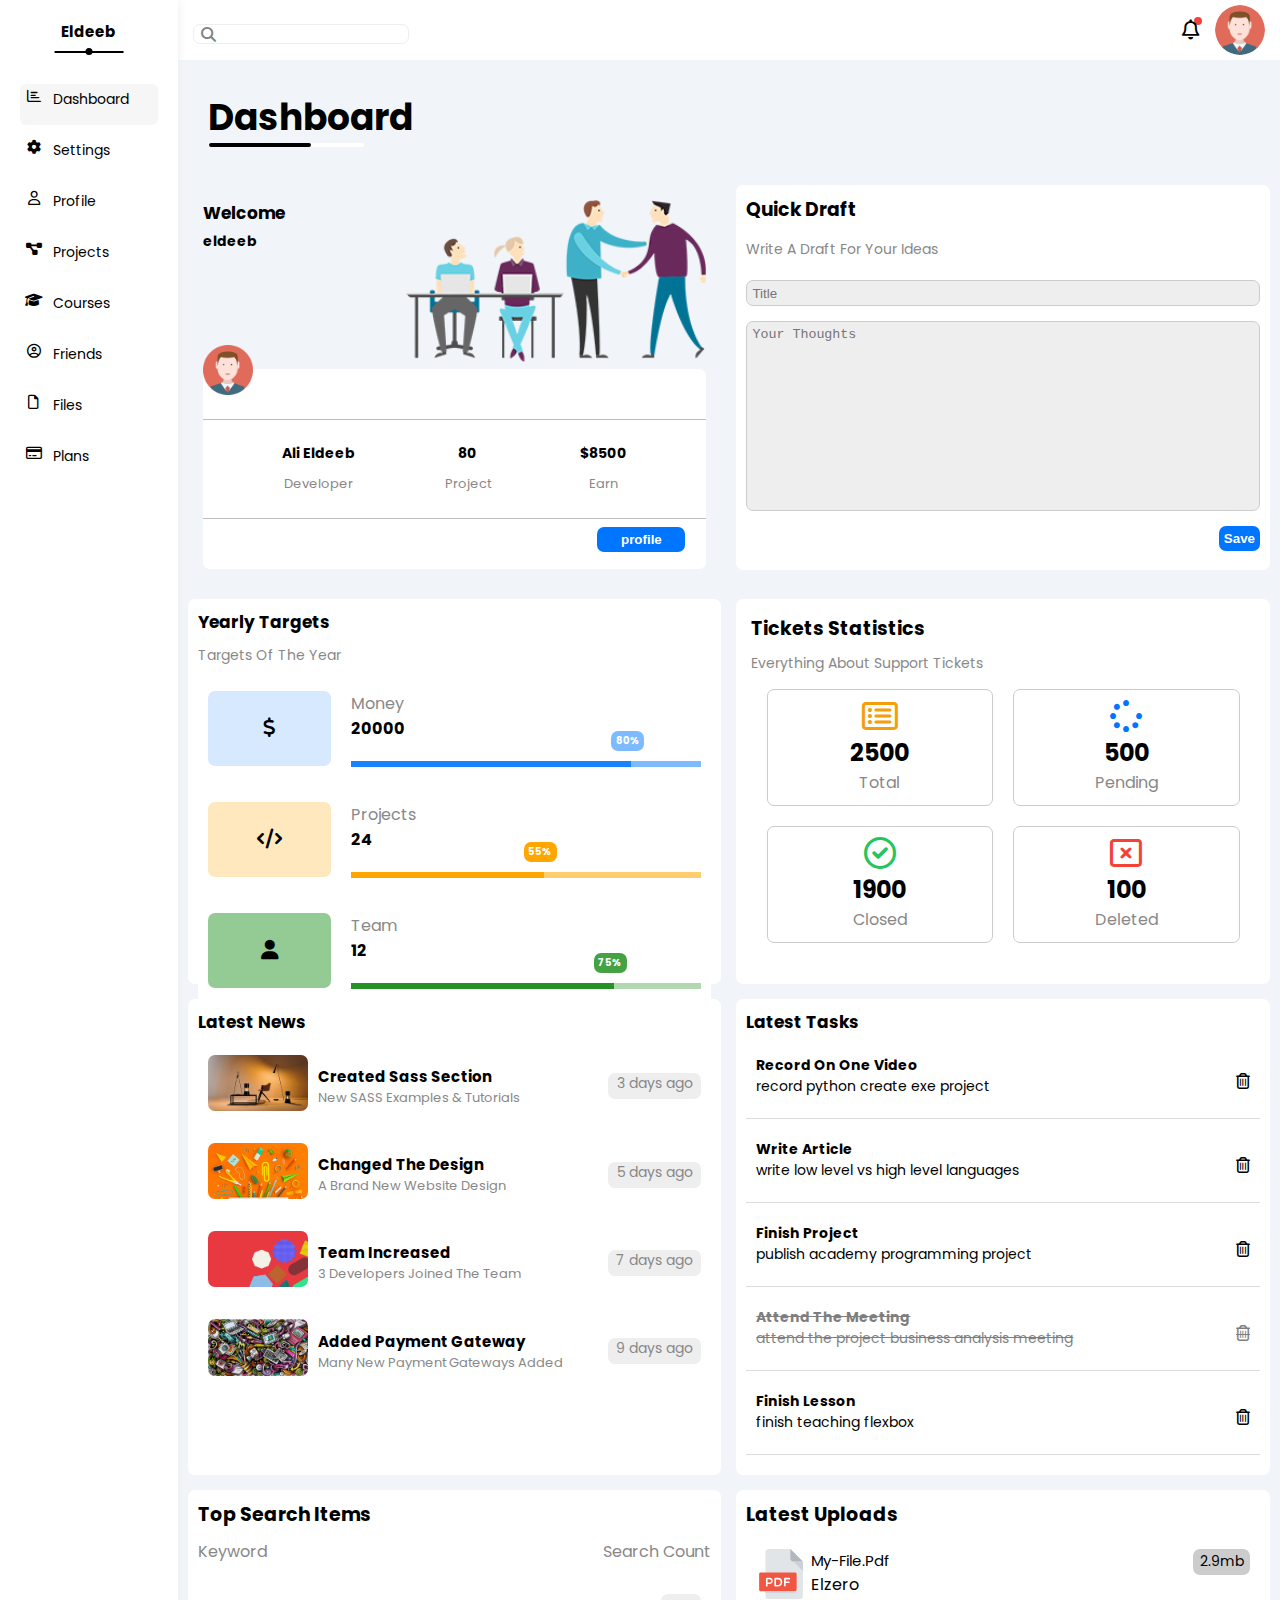
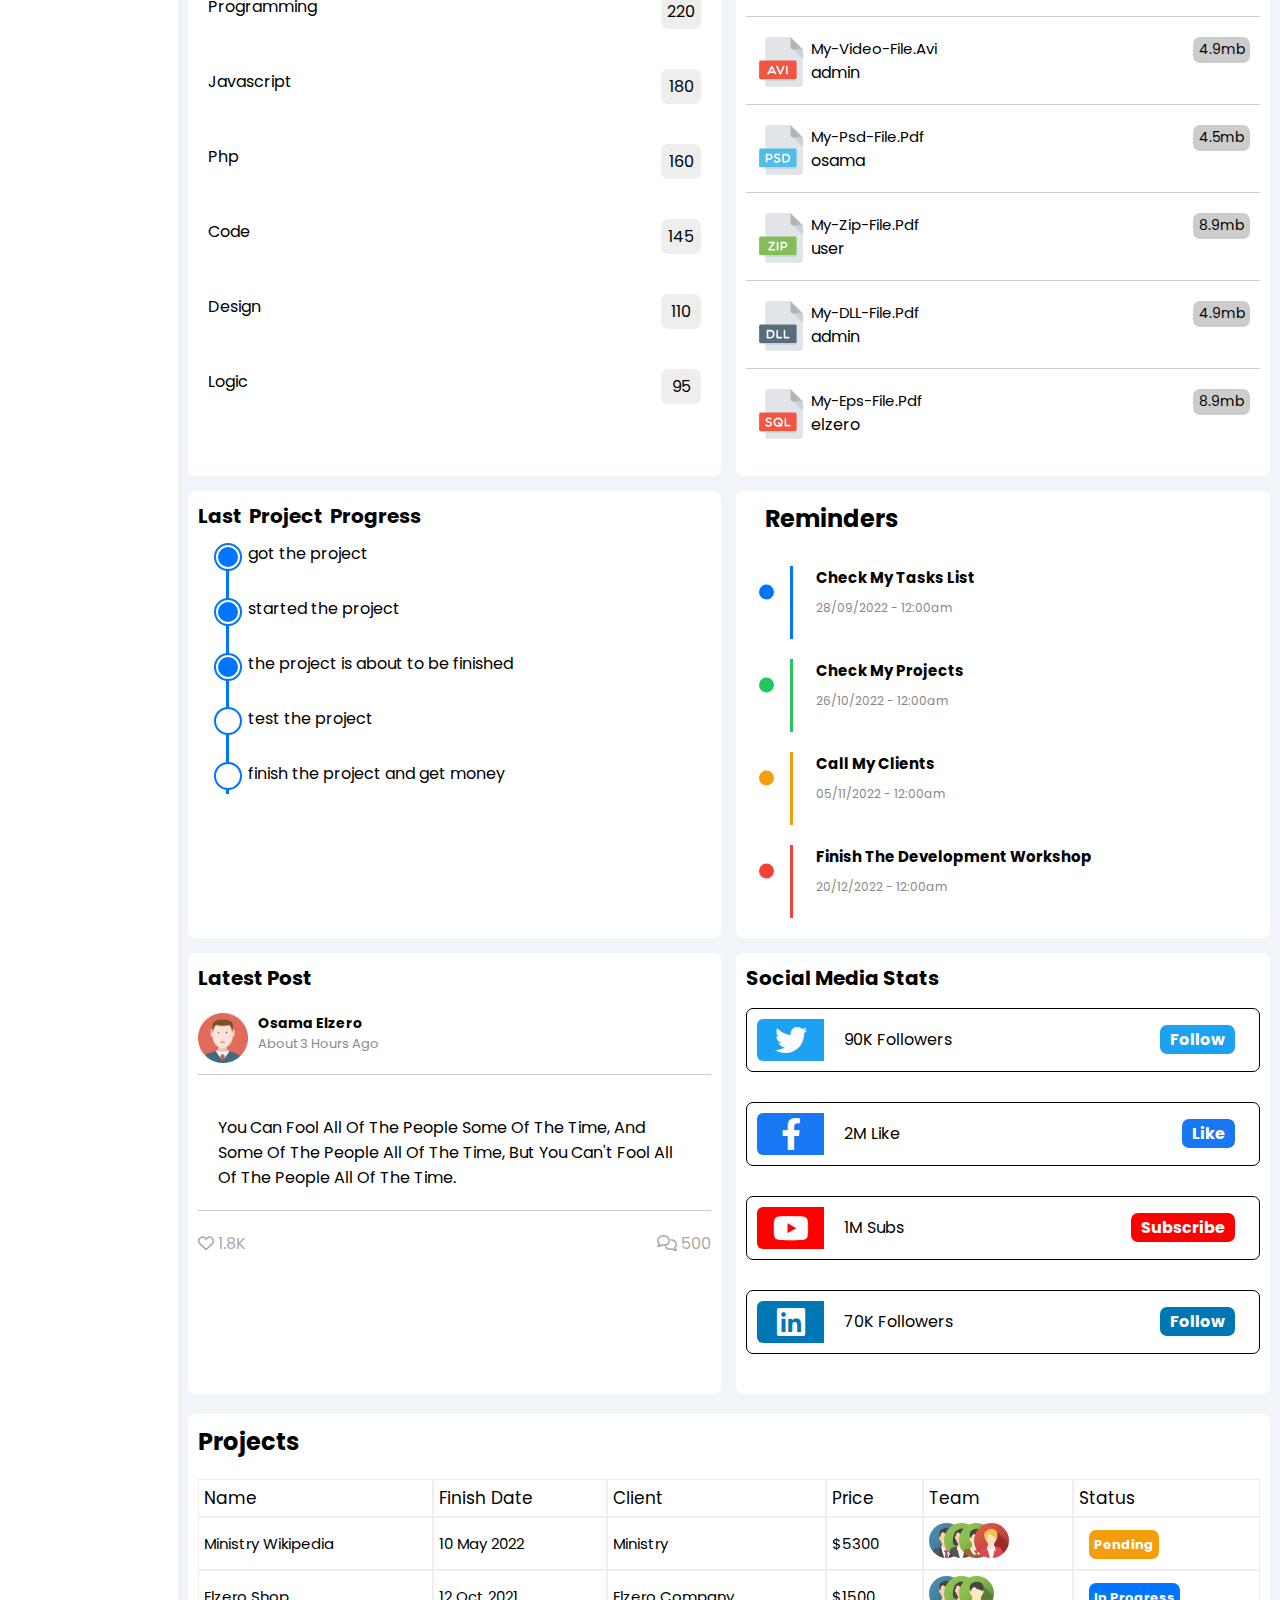
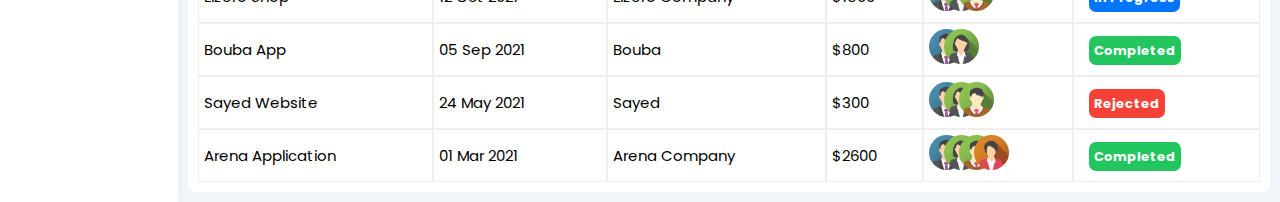
<file: index.html>
<!DOCTYPE html>
<html lang="en">
  <head>
    <meta charset="UTF-8" />
    <meta name="viewport" content="width=device-width, initial-scale=1.0" />
    <!-- Google Fonts Library -->
    <link rel="preconnect" href="https://fonts.googleapis.com" />
    <link rel="preconnect" href="https://fonts.gstatic.com" crossorigin />
    <link
      href="https://fonts.googleapis.com/css2?family=Poppins:ital,wght@0,100;0,200;0,300;0,400;0,500;0,600;0,700;0,800;0,900;1,100;1,200;1,300;1,400;1,500;1,600;1,700;1,800;1,900&family=Roboto:ital,wght@0,100;0,300;0,400;0,500;0,700;0,900;1,100;1,300;1,400;1,500;1,700;1,900&display=swap"
      rel="stylesheet"
    />
    <link rel="stylesheet" href="css/all.min.css" />
    <link rel="stylesheet" href="css/style.css" />
    <title>Dashboard</title>
  </head>
  <body>
    <div class="container">
      <!-- Start sidebar -->
      <aside class="sidebar">
        <h2>Eldeeb</h2>
        <ul class="sections">
          <li class="active">
            <a href="dashboard.html">
              <i class="fa-regular fa-chart-bar fa-fw side-icon"></i>
              <span>dashboard</span>
            </a>
          </li>
          <li>
            <a href="settings.html">
              <i class="fa-solid fa-gear fa-fw side-icon"></i>
              <span>settings</span>
            </a>
          </li>
          <li>
            <a href="profile.html">
              <i class="fa-regular fa-user fa-fw side-icon"></i>
              <span>profile</span>
            </a>
          </li>
          <li>
            <a href="projects.html">
              <i class="fa-solid fa-diagram-project fa-fw side-icon"></i>
              <span>projects</span>
            </a>
          </li>
          <li>
            <a href="courses.html">
              <i class="fa-solid fa-graduation-cap fa-fw side-icon"></i>
              <span>courses</span>
            </a>
          </li>
          <li>
            <a href="friends.html">
              <i class="fa-regular fa-circle-user fa-fw side-icon"></i>
              <span>friends</span>
            </a>
          </li>
          <li>
            <a href="files.html">
              <i class="fa-regular fa-file fa-fw side-icon"></i>
              <span>files</span>
            </a>
          </li>
          <li>
            <a href="plans.html">
              <i class="fa-regular fa-credit-card fa-fw side-icon"></i>
              <span>plans</span>
            </a>
          </li>
        </ul>
      </aside>
      <!-- End sidebar -->
      <div class="rest-of-content">
        <nav class="nav">
          <div class="input">
            <input type="text" />
          </div>
          <div class="info">
            <div class="bell-container">
              <i class="fa-regular fa-bell fa-lg bell"></i>
            </div>
            <img src="Images/avatar.png" alt="" class="img-nav" />
          </div>
        </nav>
        <div class="dashboard">
          <div class="dash-heading">Dashboard</div>
          <div class="my-widgets">
            <div class="welcome">
              <div class="welcome-section">
                <div class="welcome-eldeeb">
                  <h2>welcome</h2>
                  <p>eldeeb</p>
                  <div class="welcome-prof-img">
                    <img src="Images/avatar.png" alt="" />
                  </div>
                </div>
                <div class="welcome-img">
                  <img src="Images/welcome.png" alt="" />
                </div>
              </div>
              <div class="welcome-data">
                <div class="main-box">
                  <div class="box job">
                    <h3>ali eldeeb</h3>
                    <p>developer</p>
                  </div>
                  <div class="box project">
                    <h3>80</h3>
                    <p>project</p>
                  </div>
                  <div class="box earn">
                    <h3>$8500</h3>
                    <p>earn</p>
                  </div>
                </div>
                <button>profile</button>
              </div>
            </div>
            <!-- Start Quick Draft -->
            <div class="quick-draft-container">
              <div class="quick-draft">
                <h3 class="quick-heading">quick draft</h3>
                <p class="quick-p">write a draft for your ideas</p>
                <input type="text" placeholder="Title" />
                <textarea
                  name=""
                  id=""
                  cols="30"
                  rows="10"
                  placeholder="Your Thoughts"
                ></textarea>
                <button>save</button>
              </div>
            </div>
            <!-- End Quick Draft -->
            <!-- Start yearly targets -->
            <div class="yearly-targets-container">
              <h2 class="targets-heading">yearly targets</h2>
              <p class="yearly-targets-p">targets of the year</p>
              <div class="bars">
                <div class="box">
                  <div class="icon-cont icon-cont-blue">
                    <i class="fa-solid fa-dollar-sign fa-lg c-blue"></i>
                  </div>
                  <div class="rest-details">
                    <p>money</p>
                    <p>20000</p>
                    <div class="progress-div progress-div-blue">
                      <span class="progress-span">
                        <span class="progress-number-blue">80%</span>
                      </span>
                    </div>
                  </div>
                </div>
                <div class="box">
                  <div class="icon-cont icon-cont-orange">
                    <i class="fa-solid fa-code fa-lg c-orange"></i>
                  </div>
                  <div class="rest-details">
                    <p>projects</p>
                    <p>24</p>
                    <div class="progress-div progress-div-orange">
                      <span class="progress-span">
                        <span class="progress-number-orange">55%</span>
                      </span>
                    </div>
                  </div>
                </div>
                <div class="box">
                  <div class="icon-cont icon-cont-green">
                    <i class="fa-solid fa-user fa-lg c-green"></i>
                  </div>
                  <div class="rest-details">
                    <p>team</p>
                    <p>12</p>
                    <div class="progress-div progress-div-green">
                      <span class="progress-span">
                        <span class="progress-number-green">75%</span>
                      </span>
                    </div>
                  </div>
                </div>
              </div>
            </div>
            <!-- End yearly targets -->
            <!-- ٍStart Tickets Statistics -->
            <div class="tickets-container">
              <h2 class="tickets-heading">tickets statistics</h2>
              <p class="tickets-p">everything about support tickets</p>
              <div class="tickets-data">
                <div class="box">
                  <i
                    class="fa-regular fa-rectangle-list fa-2x mb-10 c-orange orange"
                  ></i>
                  <h2>2500</h2>
                  <p>total</p>
                </div>
                <div class="box">
                  <i class="fa-solid fa-spinner fa-2x mb-10 blue"></i>
                  <h2>500</h2>
                  <p>pending</p>
                </div>
                <div class="box">
                  <i class="fa-regular fa-circle-check fa-2x mb-10 green"></i>
                  <h2>1900</h2>
                  <p>closed</p>
                </div>
                <div class="box">
                  <i class="fa-regular fa-rectangle-xmark fa-2x mb-10 red"></i>
                  <h2>100</h2>
                  <p>deleted</p>
                </div>
              </div>
            </div>
            <!-- ٍEnd Tickets Statistics -->
            <!-- Start Latest News -->
            <div class="latest-container">
              <h2 class="latest-heading">latest news</h2>
              <div class="latest-content">
                <div class="box">
                  <div class="latest-img">
                    <img src="Images/news-01.png" alt="" />
                  </div>
                  <div class="latest-in-heading-and-p">
                    <h3>created sass section</h3>
                    <p>new SASS examples & tutorials</p>
                  </div>
                  <span>3 days ago</span>
                </div>
                <div class="box">
                  <div class="latest-img">
                    <img src="Images/news-02.png" alt="" />
                  </div>
                  <div class="latest-in-heading-and-p">
                    <h3>changed the design</h3>
                    <p>a brand new website design</p>
                  </div>
                  <span>5 days ago</span>
                </div>
                <div class="box">
                  <div class="latest-img">
                    <img src="Images/news-03.png" alt="" />
                  </div>
                  <div class="latest-in-heading-and-p">
                    <h3>team increased</h3>
                    <p>3 developers joined the team</p>
                  </div>
                  <span>7 days ago</span>
                </div>
                <div class="box">
                  <div class="latest-img">
                    <img src="Images/news-04.png" alt="" />
                  </div>
                  <div class="latest-in-heading-and-p">
                    <h3>added payment gateway</h3>
                    <p>many new payment gateways added</p>
                  </div>
                  <span>9 days ago</span>
                </div>
              </div>
            </div>
            <!-- End Latest News -->
            <!-- Start latest tasks  -->
            <div class="tasks-container">
              <h2 class="tasks-heading">latest tasks</h2>
              <div class="box">
                <div class="task-in-head-and-p">
                  <h4>record on one video</h4>
                  <p>record python create exe project</p>
                </div>
                <div class="task-icon">
                  <i class="fa-regular fa-trash-can"></i>
                </div>
              </div>
              <div class="box">
                <div class="task-in-head-and-p">
                  <h4>write article</h4>
                  <p>write low level vs high level languages</p>
                </div>
                <div class="task-icon">
                  <i class="fa-regular fa-trash-can"></i>
                </div>
              </div>
              <div class="box">
                <div class="task-in-head-and-p">
                  <h4>finish project</h4>
                  <p>publish academy programming project</p>
                </div>
                <div class="task-icon">
                  <i class="fa-regular fa-trash-can"></i>
                </div>
              </div>
              <div class="box">
                <div class="task-in-head-and-p">
                  <h4 class="delete">attend the meeting</h4>
                  <p class="delete">
                    attend the project business analysis meeting
                  </p>
                </div>
                <div class="task-icon">
                  <i class="fa-regular fa-trash-can delete"></i>
                </div>
              </div>
              <div class="box">
                <div class="task-in-head-and-p">
                  <h4>finish lesson</h4>
                  <p>finish teaching flexbox</p>
                </div>
                <div class="task-icon">
                  <i class="fa-regular fa-trash-can"></i>
                </div>
              </div>
            </div>
            <!-- End latest tasks  -->
            <!-- Start Top Search -->
            <div class="top-search-container">
              <h2 class="top-heading">top search items</h2>

              <div class="box-first">
                <p>keyword</p>
                <p>search count</p>
              </div>
              <div class="box">
                <p>programming</p>
                <span>220</span>
              </div>
              <div class="box">
                <p>javascript</p>
                <span>180</span>
              </div>
              <div class="box">
                <p>php</p>
                <span>160</span>
              </div>
              <div class="box">
                <p>code</p>
                <span>145</span>
              </div>
              <div class="box">
                <p>design</p>
                <span>110</span>
              </div>
              <div class="box">
                <p>logic</p>
                <span>95</span>
              </div>
            </div>

            <!-- End Top Search -->
            <!-- Start uploads -->
            <div class="uploads-container">
              <h2 class="uploads-heading">latest uploads</h2>
              <div class="box">
                <div class="image-container">
                  <div class="upload-img">
                    <img src="Images/pdf.svg" alt="" srcset="" />
                  </div>
                  <div class="upload-p">
                    <p>my-file.pdf</p>
                    <span>Elzero</span>
                  </div>
                </div>
                <span>2.9mb </span>
              </div>
              <div class="box">
                <div class="image-container">
                  <div class="upload-img">
                    <img src="Images/avi.svg" alt="" srcset="" />
                  </div>
                  <div class="upload-p">
                    <p>my-video-file.avi</p>
                    <span>admin</span>
                  </div>
                </div>
                <span>4.9mb </span>
              </div>
              <div class="box">
                <div class="image-container">
                  <div class="upload-img">
                    <img src="Images/psd.svg" alt="" srcset="" />
                  </div>
                  <div class="upload-p">
                    <p>my-psd-file.pdf</p>
                    <span>osama</span>
                  </div>
                </div>
                <span>4.5mb</span>
              </div>
              <div class="box">
                <div class="image-container">
                  <div class="upload-img">
                    <img src="Images/zip.svg" alt="" srcset="" />
                  </div>
                  <div class="upload-p">
                    <p>My-Zip-File.pdf</p>
                    <span>user</span>
                  </div>
                </div>
                <span>8.9mb</span>
              </div>
              <div class="box">
                <div class="image-container">
                  <div class="upload-img">
                    <img src="Images/dll.svg" alt="" srcset="" />
                  </div>
                  <div class="upload-p">
                    <p>my-DLL-file.pdf</p>
                    <span>admin</span>
                  </div>
                </div>
                <span>4.9mb</span>
              </div>
              <div class="box">
                <div class="image-container">
                  <div class="upload-img">
                    <img src="Images/sql.svg" alt="" srcset="" />
                  </div>
                  <div class="upload-p">
                    <p>my-eps-file.pdf</p>
                    <span>elzero</span>
                  </div>
                </div>
                <span>8.9mb</span>
              </div>
            </div>

            <!-- End uploads -->
            <!-- ٍStart Progress -->
            <div class="progress-container">
              <h2 class="progress-heading">last project progress</h2>
              <div class="all-p">
                <p class="completed">got the project</p>
                <p class="completed">started the project</p>
                <p class="completed">the project is about to be finished</p>
                <p class="pending">test the project</p>
                <p>finish the project and get money</p>
              </div>
            </div>
            <!-- ٍEnd Progress -->
            <!-- Start reminders -->
            <div class="reminder-container">
              <h2 class="reminder-heading">reminders</h2>
              <div class="box blue">
                <p>check my tasks list</p>
                <span>28/09/2022 - 12:00am</span>
              </div>
              <div class="box green">
                <p>check my projects</p>
                <span>26/10/2022 - 12:00am</span>
              </div>
              <div class="box orange">
                <p>call my clients</p>
                <span>05/11/2022 - 12:00am</span>
              </div>
              <div class="box red">
                <p>finish the development workshop</p>
                <span>20/12/2022 - 12:00am</span>
              </div>
            </div>
            <!-- End reminders -->
            <!-- Start latest post -->
            <div class="latest-post-container">
              <h2 class="latest-post-heading">latest post</h2>
              <div class="latest-prof">
                <div class="latest-img">
                  <img src="Images/avatar.png" alt="" />
                </div>
                <div class="latest-info">
                  <h3>Osama Elzero</h3>
                  <p>About 3 Hours Ago</p>
                </div>
              </div>
              <p class="latest-post-data">
                You Can Fool All Of The People Some Of The Time, And Some Of The
                People All Of The Time, But You Can't Fool All Of The People All
                Of The Time.
              </p>
              <div class="likes-comments">
                <div class="comments-left">
                  <i class="fa-regular fa-heart heart"></i>
                  <span>1.8K</span>
                </div>
                <div class="comments-right">
                  <i class="fa-regular fa-comments comments"></i>
                  <span>500</span>
                </div>
              </div>
            </div>
            <!-- End latest post -->
            <!-- Start Social -->
            <div class="social-container">
              <h2 class="social-heading">social media stats</h2>
              <div class="box">
                <div class="icon twitter">
                  <i class="fa-brands fa-twitter fa-2x twitter-icon"></i>
                </div>
                <p class="twitter-p">
                  90K Followers
                  <span>follow</span>
                </p>
              </div>
              <div class="box">
                <div class="icon face">
                  <i class="fa-brands fa-facebook-f fa-2x icon-face"></i>
                </div>
                <p class="face-p">
                  2M Like
                  <span>like</span>
                </p>
              </div>
              <div class="box">
                <div class="icon you">
                  <i class="fa-brands fa-youtube fa-2x you"></i>
                </div>
                <p class="you-p">
                  1M Subs
                  <span>Subscribe</span>
                </p>
              </div>
              <div class="box">
                <div class="icon linked">
                  <i class="fa-brands fa-linkedin fa-2x linked"></i>
                </div>
                <p class="linked-p">
                  70K Followers
                  <span>follow</span>
                </p>
              </div>
            </div>
            <!-- End Social -->
          </div>
          <div class="final-project-container">
            <h2 class="final-project-heading">projects</h2>
            <div class="responsive-table">
              <table>
                <thead>
                  <tr>
                    <td>Name</td>
                    <td>Finish Date</td>
                    <td>Client</td>
                    <td>Price</td>
                    <td>Team</td>
                    <td>Status</td>
                  </tr>
                </thead>
                <tbody>
                  <tr>
                    <td><span>Ministry Wikipedia</span></td>
                    <td>10 May 2022</td>
                    <td>Ministry</td>
                    <td>$5300</td>
                    <td>
                      <ul>
                        <li><img src="Images/team-01.png" alt="" /></li>
                        <li><img src="Images/team-02.png" alt="" /></li>
                        <li><img src="Images/team-03.png" alt="" /></li>
                        <li><img src="Images/team-05.png" alt="" /></li>
                      </ul>
                    </td>
                    <td><span class="table-pending">Pending</span></td>
                  </tr>
                  <tr>
                    <td><span>Elzero Shop </span></td>
                    <td>12 Oct 2021</td>
                    <td>Elzero Company</td>
                    <td>$1500</td>
                    <td>
                      <ul>
                        <li><img src="Images/team-01.png" alt="" /></li>
                        <li><img src="Images/team-02.png" alt="" /></li>
                        <li><img src="Images/team-03.png" alt="" /></li>
                      </ul>
                    </td>
                    <td><span class="table-in-progress">In Progress </span></td>
                  </tr>
                  <tr>
                    <td><span>Bouba App </span></td>
                    <td>05 Sep 2021</td>
                    <td>Bouba</td>
                    <td>$800</td>
                    <td>
                      <ul>
                        <li><img src="Images/team-01.png" alt="" /></li>
                        <li><img src="Images/team-02.png" alt="" /></li>
                      </ul>
                    </td>
                    <td><span class="table-completed">Completed </span></td>
                  </tr>
                  <tr>
                    <td><span>Sayed Website </span></td>
                    <td>24 May 2021</td>
                    <td>Sayed</td>
                    <td>$300</td>
                    <td>
                      <ul>
                        <li><img src="Images/team-01.png" alt="" /></li>
                        <li><img src="Images/team-02.png" alt="" /></li>
                        <li><img src="Images/team-03.png" alt="" /></li>
                      </ul>
                    </td>
                    <td><span class="table-rejected">Rejected </span></td>
                  </tr>
                  <tr>
                    <td><span>Arena Application </span></td>
                    <td>01 Mar 2021</td>
                    <td>Arena Company</td>
                    <td>$2600</td>
                    <td>
                      <ul>
                        <li><img src="Images/team-01.png" alt="" /></li>
                        <li><img src="Images/team-02.png" alt="" /></li>
                        <li><img src="Images/team-03.png" alt="" /></li>
                        <li><img src="Images/team-04.png" alt="" /></li>
                      </ul>
                    </td>
                    <td><span class="table-completed">Completed</span></td>
                  </tr>
                </tbody>
              </table>
            </div>
          </div>
        </div>
      </div>
    </div>
  </body>
</html>
</file>
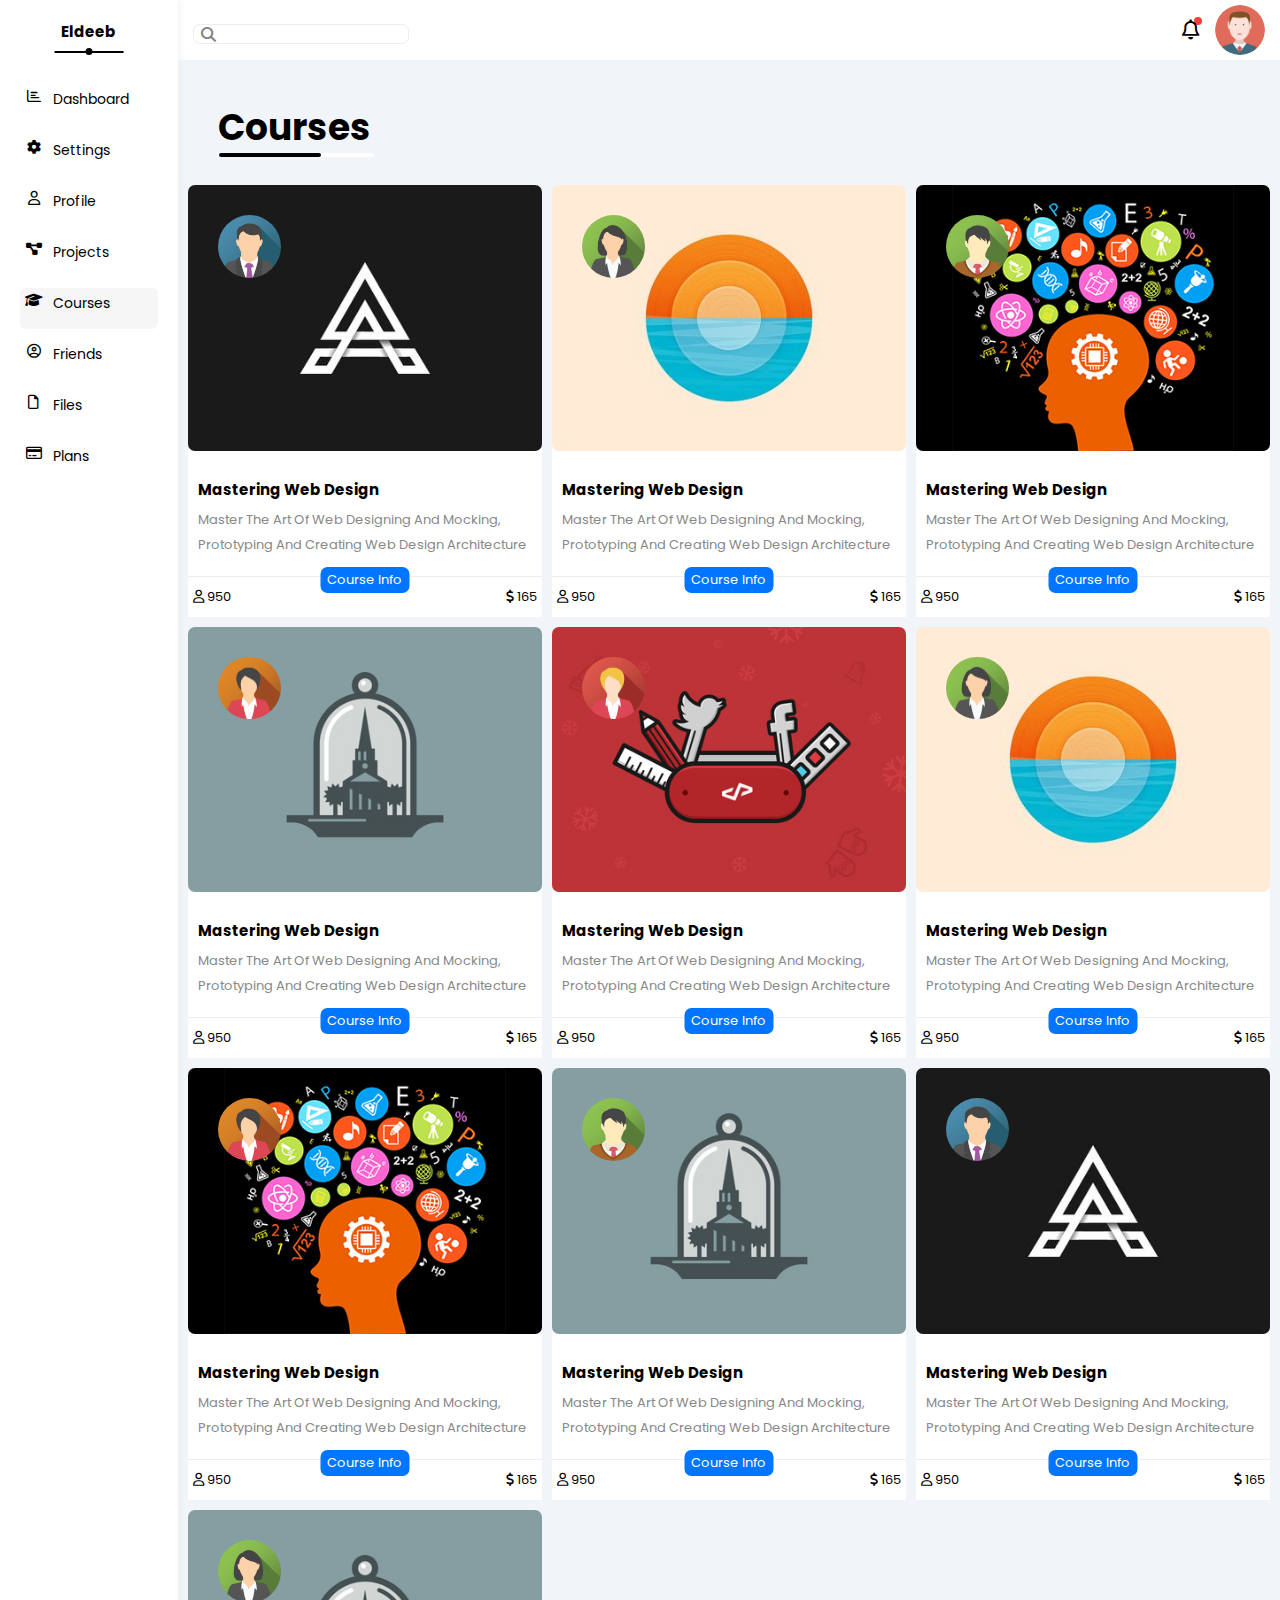
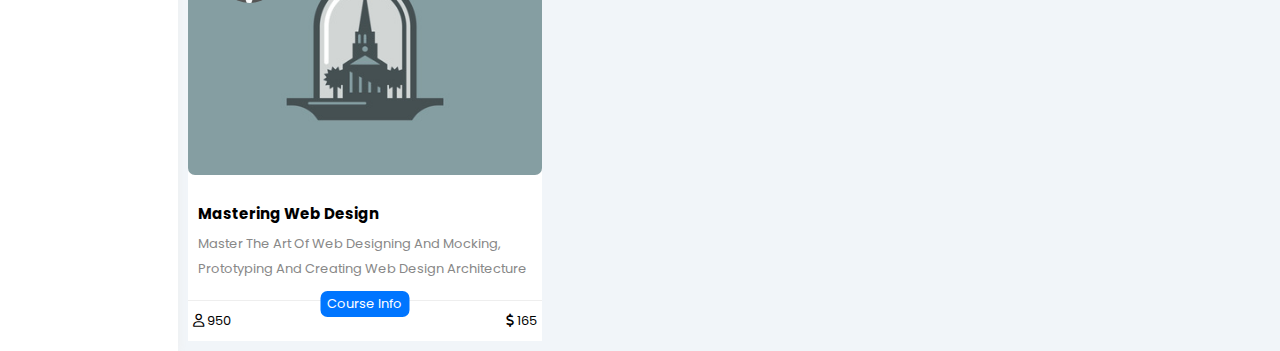
<file: courses.html>
<!DOCTYPE html>
<html lang="en">
  <head>
    <meta charset="UTF-8" />
    <meta name="viewport" content="width=device-width, initial-scale=1.0" />
    <!-- Google Fonts Library -->
    <link rel="preconnect" href="https://fonts.googleapis.com" />
    <link rel="preconnect" href="https://fonts.gstatic.com" crossorigin />
    <link
      href="https://fonts.googleapis.com/css2?family=Poppins:ital,wght@0,100;0,200;0,300;0,400;0,500;0,600;0,700;0,800;0,900;1,100;1,200;1,300;1,400;1,500;1,600;1,700;1,800;1,900&family=Roboto:ital,wght@0,100;0,300;0,400;0,500;0,700;0,900;1,100;1,300;1,400;1,500;1,700;1,900&display=swap"
      rel="stylesheet"
    />
    <link rel="stylesheet" href="css/all.min.css" />
    <link rel="stylesheet" href="css/style.css" />
    <title>Courses</title>
  </head>
  <body>
    <div class="container">
      <!-- Start sidebar -->
      <aside class="sidebar">
        <h2>Eldeeb</h2>
        <ul class="sections">
          <li>
            <a href="dashboard.html">
              <i class="fa-regular fa-chart-bar fa-fw side-icon"></i>
              <span>dashboard</span>
            </a>
          </li>
          <li>
            <a href="settings.html">
              <i class="fa-solid fa-gear fa-fw side-icon"></i>
              <span>settings</span>
            </a>
          </li>
          <li>
            <a href="profile.html">
              <i class="fa-regular fa-user fa-fw side-icon"></i>
              <span>profile</span>
            </a>
          </li>
          <li>
            <a href="projects.html">
              <i class="fa-solid fa-diagram-project fa-fw side-icon"></i>
              <span>projects</span>
            </a>
          </li>
          <li class="active">
            <a href="courses.html">
              <i class="fa-solid fa-graduation-cap fa-fw side-icon"></i>
              <span>courses</span>
            </a>
          </li>
          <li>
            <a href="friends.html">
              <i class="fa-regular fa-circle-user fa-fw side-icon"></i>
              <span>friends</span>
            </a>
          </li>
          <li>
            <a href="files.html">
              <i class="fa-regular fa-file fa-fw side-icon"></i>
              <span>files</span>
            </a>
          </li>
          <li>
            <a href="plans.html">
              <i class="fa-regular fa-credit-card fa-fw side-icon"></i>
              <span>plans</span>
            </a>
          </li>
        </ul>
      </aside>
      <!-- End sidebar -->
      <div class="rest-of-content">
        <nav class="nav">
          <div class="input">
            <input type="text" />
          </div>
          <div class="info">
            <div class="bell-container">
              <i class="fa-regular fa-bell fa-lg bell"></i>
            </div>
            <img src="Images/avatar.png" alt="" class="img-nav" />
          </div>
        </nav>
        <!-- Start course Content -->
        <div class="courses-container">
          <div class="courses-heading">Courses</div>
          <div class="courses-widgets">
            <div class="box">
              <div class="widget-out-image">
                <img src="Images/team-01.png" alt="" />
              </div>
              <div class="rest-of-box">
                <div class="inner-img">
                  <img src="Images/course-01.jpg" alt="" />
                </div>
                <div class="box-data">
                  <p>Mastering Web Design</p>
                  <span
                    >Master The Art Of Web Designing And Mocking, Prototyping
                    And Creating Web Design Architecture</span
                  >
                </div>

                <div class="bottom-section">
                  <div class="left-sec">
                    <i class="fa-regular fa-user"></i>
                    <span>950</span>
                  </div>
                  <div class="right-sec">
                    <i class="fa-solid fa-dollar-sign"></i>
                    <span>165</span>
                  </div>
                  <div class="course-info">Course Info</div>
                </div>
              </div>
            </div>
            <div class="box">
              <div class="widget-out-image">
                <img src="Images/team-02.png" alt="" />
              </div>
              <div class="rest-of-box">
                <div class="inner-img">
                  <img src="Images/course-03.jpg" alt="" />
                </div>
                <div class="box-data">
                  <p>Mastering Web Design</p>
                  <span
                    >Master The Art Of Web Designing And Mocking, Prototyping
                    And Creating Web Design Architecture</span
                  >
                </div>

                <div class="bottom-section">
                  <div class="left-sec">
                    <i class="fa-regular fa-user"></i>
                    <span>950</span>
                  </div>
                  <div class="right-sec">
                    <i class="fa-solid fa-dollar-sign"></i>
                    <span>165</span>
                  </div>
                  <div class="course-info">Course Info</div>
                </div>
              </div>
            </div>
            <div class="box">
              <div class="widget-out-image">
                <img src="Images/team-03.png" alt="" />
              </div>
              <div class="rest-of-box">
                <div class="inner-img">
                  <img src="Images/course-02.jpg" alt="" />
                </div>
                <div class="box-data">
                  <p>Mastering Web Design</p>
                  <span
                    >Master The Art Of Web Designing And Mocking, Prototyping
                    And Creating Web Design Architecture</span
                  >
                </div>

                <div class="bottom-section">
                  <div class="left-sec">
                    <i class="fa-regular fa-user"></i>
                    <span>950</span>
                  </div>
                  <div class="right-sec">
                    <i class="fa-solid fa-dollar-sign"></i>
                    <span>165</span>
                  </div>
                  <div class="course-info">Course Info</div>
                </div>
              </div>
            </div>
            <div class="box">
              <div class="widget-out-image">
                <img src="Images/team-04.png" alt="" />
              </div>
              <div class="rest-of-box">
                <div class="inner-img">
                  <img src="Images/course-04.jpg" alt="" />
                </div>
                <div class="box-data">
                  <p>Mastering Web Design</p>
                  <span
                    >Master The Art Of Web Designing And Mocking, Prototyping
                    And Creating Web Design Architecture</span
                  >
                </div>

                <div class="bottom-section">
                  <div class="left-sec">
                    <i class="fa-regular fa-user"></i>
                    <span>950</span>
                  </div>
                  <div class="right-sec">
                    <i class="fa-solid fa-dollar-sign"></i>
                    <span>165</span>
                  </div>
                  <div class="course-info">Course Info</div>
                </div>
              </div>
            </div>
            <div class="box">
              <div class="widget-out-image">
                <img src="Images/team-05.png" alt="" />
              </div>
              <div class="rest-of-box">
                <div class="inner-img">
                  <img src="Images/course-05.jpg" alt="" />
                </div>
                <div class="box-data">
                  <p>Mastering Web Design</p>
                  <span
                    >Master The Art Of Web Designing And Mocking, Prototyping
                    And Creating Web Design Architecture</span
                  >
                </div>

                <div class="bottom-section">
                  <div class="left-sec">
                    <i class="fa-regular fa-user"></i>
                    <span>950</span>
                  </div>
                  <div class="right-sec">
                    <i class="fa-solid fa-dollar-sign"></i>
                    <span>165</span>
                  </div>
                  <div class="course-info">Course Info</div>
                </div>
              </div>
            </div>
            <div class="box">
              <div class="widget-out-image">
                <img src="Images/team-02.png" alt="" />
              </div>
              <div class="rest-of-box">
                <div class="inner-img">
                  <img src="Images/course-03.jpg" alt="" />
                </div>
                <div class="box-data">
                  <p>Mastering Web Design</p>
                  <span
                    >Master The Art Of Web Designing And Mocking, Prototyping
                    And Creating Web Design Architecture</span
                  >
                </div>

                <div class="bottom-section">
                  <div class="left-sec">
                    <i class="fa-regular fa-user"></i>
                    <span>950</span>
                  </div>
                  <div class="right-sec">
                    <i class="fa-solid fa-dollar-sign"></i>
                    <span>165</span>
                  </div>
                  <div class="course-info">Course Info</div>
                </div>
              </div>
            </div>
            <div class="box">
              <div class="widget-out-image">
                <img src="Images/team-04.png" alt="" />
              </div>
              <div class="rest-of-box">
                <div class="inner-img">
                  <img src="Images/course-02.jpg" alt="" />
                </div>
                <div class="box-data">
                  <p>Mastering Web Design</p>
                  <span
                    >Master The Art Of Web Designing And Mocking, Prototyping
                    And Creating Web Design Architecture</span
                  >
                </div>

                <div class="bottom-section">
                  <div class="left-sec">
                    <i class="fa-regular fa-user"></i>
                    <span>950</span>
                  </div>
                  <div class="right-sec">
                    <i class="fa-solid fa-dollar-sign"></i>
                    <span>165</span>
                  </div>
                  <div class="course-info">Course Info</div>
                </div>
              </div>
            </div>
            <div class="box">
              <div class="widget-out-image">
                <img src="Images/team-03.png" alt="" />
              </div>
              <div class="rest-of-box">
                <div class="inner-img">
                  <img src="Images/course-04.jpg" alt="" />
                </div>
                <div class="box-data">
                  <p>Mastering Web Design</p>
                  <span
                    >Master The Art Of Web Designing And Mocking, Prototyping
                    And Creating Web Design Architecture</span
                  >
                </div>

                <div class="bottom-section">
                  <div class="left-sec">
                    <i class="fa-regular fa-user"></i>
                    <span>950</span>
                  </div>
                  <div class="right-sec">
                    <i class="fa-solid fa-dollar-sign"></i>
                    <span>165</span>
                  </div>
                  <div class="course-info">Course Info</div>
                </div>
              </div>
            </div>
            <div class="box">
              <div class="widget-out-image">
                <img src="Images/team-01.png" alt="" />
              </div>
              <div class="rest-of-box">
                <div class="inner-img">
                  <img src="Images/course-01.jpg" alt="" />
                </div>
                <div class="box-data">
                  <p>Mastering Web Design</p>
                  <span
                    >Master The Art Of Web Designing And Mocking, Prototyping
                    And Creating Web Design Architecture</span
                  >
                </div>

                <div class="bottom-section">
                  <div class="left-sec">
                    <i class="fa-regular fa-user"></i>
                    <span>950</span>
                  </div>
                  <div class="right-sec">
                    <i class="fa-solid fa-dollar-sign"></i>
                    <span>165</span>
                  </div>
                  <div class="course-info">Course Info</div>
                </div>
              </div>
            </div>
            <div class="box">
              <div class="widget-out-image">
                <img src="Images/team-02.png" alt="" />
              </div>
              <div class="rest-of-box">
                <div class="inner-img">
                  <img src="Images/course-04.jpg" alt="" />
                </div>
                <div class="box-data">
                  <p>Mastering Web Design</p>
                  <span
                    >Master The Art Of Web Designing And Mocking, Prototyping
                    And Creating Web Design Architecture</span
                  >
                </div>

                <div class="bottom-section">
                  <div class="left-sec">
                    <i class="fa-regular fa-user"></i>
                    <span>950</span>
                  </div>
                  <div class="right-sec">
                    <i class="fa-solid fa-dollar-sign"></i>
                    <span>165</span>
                  </div>
                  <div class="course-info">Course Info</div>
                </div>
              </div>
            </div>
          </div>
        </div>
        <!-- End Courses Content -->
      </div>
    </div>
  </body>
</html>
</file>
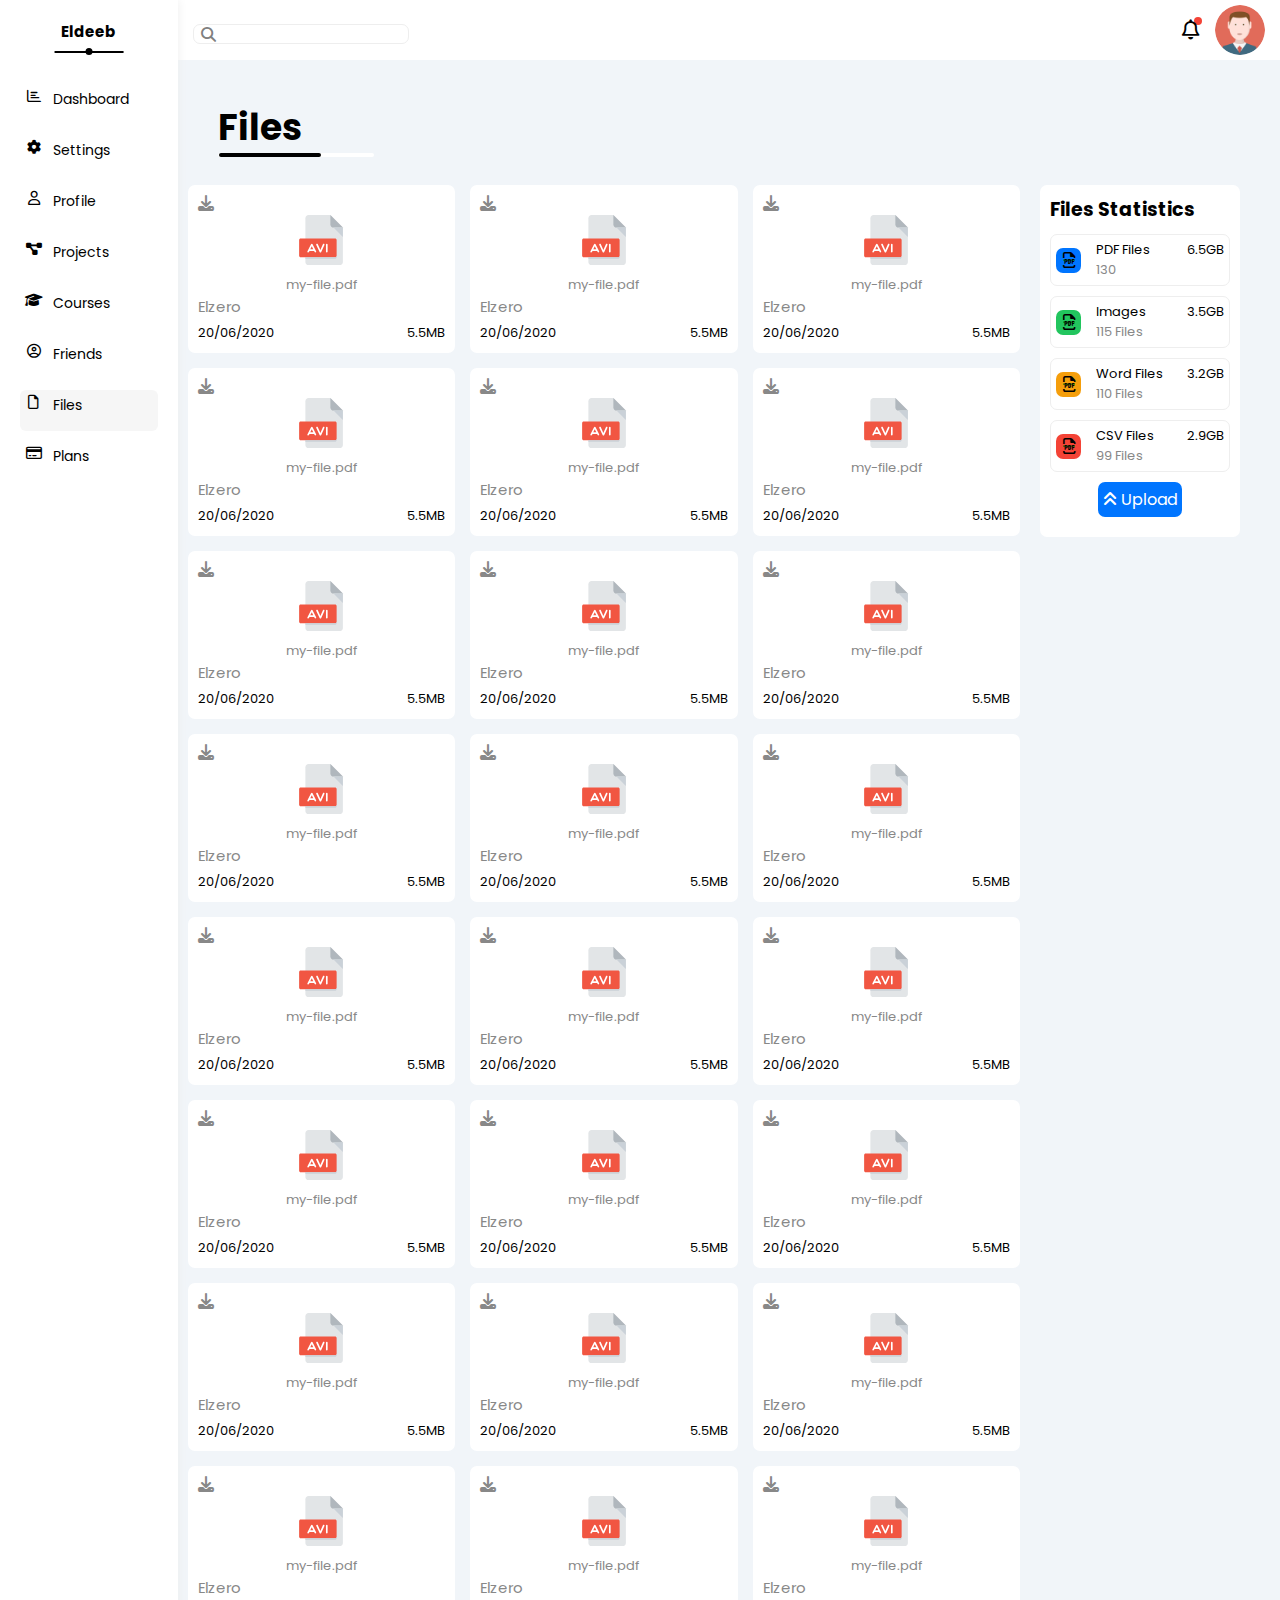
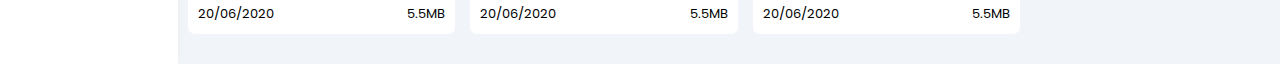
<file: files.html>
<!DOCTYPE html>
<html lang="en">
  <head>
    <meta charset="UTF-8" />
    <meta name="viewport" content="width=device-width, initial-scale=1.0" />
    <!-- Google Fonts Library -->
    <link rel="preconnect" href="https://fonts.googleapis.com" />
    <link rel="preconnect" href="https://fonts.gstatic.com" crossorigin />
    <link
      href="https://fonts.googleapis.com/css2?family=Poppins:ital,wght@0,100;0,200;0,300;0,400;0,500;0,600;0,700;0,800;0,900;1,100;1,200;1,300;1,400;1,500;1,600;1,700;1,800;1,900&family=Roboto:ital,wght@0,100;0,300;0,400;0,500;0,700;0,900;1,100;1,300;1,400;1,500;1,700;1,900&display=swap"
      rel="stylesheet"
    />
    <link rel="stylesheet" href="css/all.min.css" />
    <link rel="stylesheet" href="css/style.css" />
    <title>Files</title>
  </head>
  <body>
    <div class="container">
      <!-- Start sidebar -->
      <aside class="sidebar">
        <h2>Eldeeb</h2>
        <ul class="sections">
          <li>
            <a href="dashboard.html">
              <i class="fa-regular fa-chart-bar fa-fw side-icon"></i>
              <span>dashboard</span>
            </a>
          </li>
          <li>
            <a href="settings.html">
              <i class="fa-solid fa-gear fa-fw side-icon"></i>
              <span>settings</span>
            </a>
          </li>
          <li>
            <a href="profile.html">
              <i class="fa-regular fa-user fa-fw side-icon"></i>
              <span>profile</span>
            </a>
          </li>
          <li>
            <a href="projects.html">
              <i class="fa-solid fa-diagram-project fa-fw side-icon"></i>
              <span>projects</span>
            </a>
          </li>
          <li>
            <a href="courses.html">
              <i class="fa-solid fa-graduation-cap fa-fw side-icon"></i>
              <span>courses</span>
            </a>
          </li>
          <li>
            <a href="friends.html">
              <i class="fa-regular fa-circle-user fa-fw side-icon"></i>
              <span>friends</span>
            </a>
          </li>
          <li class="active">
            <a href="files.html">
              <i class="fa-regular fa-file fa-fw side-icon"></i>
              <span>files</span>
            </a>
          </li>
          <li>
            <a href="plans.html">
              <i class="fa-regular fa-credit-card fa-fw side-icon"></i>
              <span>plans</span>
            </a>
          </li>
        </ul>
      </aside>
      <!-- End sidebar -->
      <div class="rest-of-content">
        <nav class="nav">
          <div class="input">
            <input type="text" />
          </div>
          <div class="info">
            <div class="bell-container">
              <i class="fa-regular fa-bell fa-lg bell"></i>
            </div>
            <img src="Images/avatar.png" alt="" class="img-nav" />
          </div>
        </nav>
        <div class="files-container">
          <div class="files-heading">Files</div>
          <div class="files-content-container">
            <div class="files-all">
              <div class="box">
                <i class="fa-solid fa-download"></i>
                <img src="Images/avi.svg" alt="" />
                <span>my-file.pdf </span>
                <p>Elzero</p>
                <div class="span-collect">
                  <span class="left">20/06/2020 </span>
                  <span class="right">5.5MB</span>
                </div>
              </div>
              <div class="box">
                <i class="fa-solid fa-download"></i>
                <img src="Images/avi.svg" alt="" />
                <span>my-file.pdf </span>
                <p>Elzero</p>
                <div class="span-collect">
                  <span class="left">20/06/2020 </span>
                  <span class="right">5.5MB</span>
                </div>
              </div>
              <div class="box">
                <i class="fa-solid fa-download"></i>
                <img src="Images/avi.svg" alt="" />
                <span>my-file.pdf </span>
                <p>Elzero</p>
                <div class="span-collect">
                  <span class="left">20/06/2020 </span>
                  <span class="right">5.5MB</span>
                </div>
              </div>
              <div class="box">
                <i class="fa-solid fa-download"></i>
                <img src="Images/avi.svg" alt="" />
                <span>my-file.pdf </span>
                <p>Elzero</p>
                <div class="span-collect">
                  <span class="left">20/06/2020 </span>
                  <span class="right">5.5MB</span>
                </div>
              </div>
              <div class="box">
                <i class="fa-solid fa-download"></i>
                <img src="Images/avi.svg" alt="" />
                <span>my-file.pdf </span>
                <p>Elzero</p>
                <div class="span-collect">
                  <span class="left">20/06/2020 </span>
                  <span class="right">5.5MB</span>
                </div>
              </div>
              <div class="box">
                <i class="fa-solid fa-download"></i>
                <img src="Images/avi.svg" alt="" />
                <span>my-file.pdf </span>
                <p>Elzero</p>
                <div class="span-collect">
                  <span class="left">20/06/2020 </span>
                  <span class="right">5.5MB</span>
                </div>
              </div>
              <div class="box">
                <i class="fa-solid fa-download"></i>
                <img src="Images/avi.svg" alt="" />
                <span>my-file.pdf </span>
                <p>Elzero</p>
                <div class="span-collect">
                  <span class="left">20/06/2020 </span>
                  <span class="right">5.5MB</span>
                </div>
              </div>
              <div class="box">
                <i class="fa-solid fa-download"></i>
                <img src="Images/avi.svg" alt="" />
                <span>my-file.pdf </span>
                <p>Elzero</p>
                <div class="span-collect">
                  <span class="left">20/06/2020 </span>
                  <span class="right">5.5MB</span>
                </div>
              </div>
              <div class="box">
                <i class="fa-solid fa-download"></i>
                <img src="Images/avi.svg" alt="" />
                <span>my-file.pdf </span>
                <p>Elzero</p>
                <div class="span-collect">
                  <span class="left">20/06/2020 </span>
                  <span class="right">5.5MB</span>
                </div>
              </div>
              <div class="box">
                <i class="fa-solid fa-download"></i>
                <img src="Images/avi.svg" alt="" />
                <span>my-file.pdf </span>
                <p>Elzero</p>
                <div class="span-collect">
                  <span class="left">20/06/2020 </span>
                  <span class="right">5.5MB</span>
                </div>
              </div>
              <div class="box">
                <i class="fa-solid fa-download"></i>
                <img src="Images/avi.svg" alt="" />
                <span>my-file.pdf </span>
                <p>Elzero</p>
                <div class="span-collect">
                  <span class="left">20/06/2020 </span>
                  <span class="right">5.5MB</span>
                </div>
              </div>
              <div class="box">
                <i class="fa-solid fa-download"></i>
                <img src="Images/avi.svg" alt="" />
                <span>my-file.pdf </span>
                <p>Elzero</p>
                <div class="span-collect">
                  <span class="left">20/06/2020 </span>
                  <span class="right">5.5MB</span>
                </div>
              </div>
              <div class="box">
                <i class="fa-solid fa-download"></i>
                <img src="Images/avi.svg" alt="" />
                <span>my-file.pdf </span>
                <p>Elzero</p>
                <div class="span-collect">
                  <span class="left">20/06/2020 </span>
                  <span class="right">5.5MB</span>
                </div>
              </div>
              <div class="box">
                <i class="fa-solid fa-download"></i>
                <img src="Images/avi.svg" alt="" />
                <span>my-file.pdf </span>
                <p>Elzero</p>
                <div class="span-collect">
                  <span class="left">20/06/2020 </span>
                  <span class="right">5.5MB</span>
                </div>
              </div>
              <div class="box">
                <i class="fa-solid fa-download"></i>
                <img src="Images/avi.svg" alt="" />
                <span>my-file.pdf </span>
                <p>Elzero</p>
                <div class="span-collect">
                  <span class="left">20/06/2020 </span>
                  <span class="right">5.5MB</span>
                </div>
              </div>
              <div class="box">
                <i class="fa-solid fa-download"></i>
                <img src="Images/avi.svg" alt="" />
                <span>my-file.pdf </span>
                <p>Elzero</p>
                <div class="span-collect">
                  <span class="left">20/06/2020 </span>
                  <span class="right">5.5MB</span>
                </div>
              </div>
              <div class="box">
                <i class="fa-solid fa-download"></i>
                <img src="Images/avi.svg" alt="" />
                <span>my-file.pdf </span>
                <p>Elzero</p>
                <div class="span-collect">
                  <span class="left">20/06/2020 </span>
                  <span class="right">5.5MB</span>
                </div>
              </div>
              <div class="box">
                <i class="fa-solid fa-download"></i>
                <img src="Images/avi.svg" alt="" />
                <span>my-file.pdf </span>
                <p>Elzero</p>
                <div class="span-collect">
                  <span class="left">20/06/2020 </span>
                  <span class="right">5.5MB</span>
                </div>
              </div>
              <div class="box">
                <i class="fa-solid fa-download"></i>
                <img src="Images/avi.svg" alt="" />
                <span>my-file.pdf </span>
                <p>Elzero</p>
                <div class="span-collect">
                  <span class="left">20/06/2020 </span>
                  <span class="right">5.5MB</span>
                </div>
              </div>
              <div class="box">
                <i class="fa-solid fa-download"></i>
                <img src="Images/avi.svg" alt="" />
                <span>my-file.pdf </span>
                <p>Elzero</p>
                <div class="span-collect">
                  <span class="left">20/06/2020 </span>
                  <span class="right">5.5MB</span>
                </div>
              </div>
              <div class="box">
                <i class="fa-solid fa-download"></i>
                <img src="Images/avi.svg" alt="" />
                <span>my-file.pdf </span>
                <p>Elzero</p>
                <div class="span-collect">
                  <span class="left">20/06/2020 </span>
                  <span class="right">5.5MB</span>
                </div>
              </div>
              <div class="box">
                <i class="fa-solid fa-download"></i>
                <img src="Images/avi.svg" alt="" />
                <span>my-file.pdf </span>
                <p>Elzero</p>
                <div class="span-collect">
                  <span class="left">20/06/2020 </span>
                  <span class="right">5.5MB</span>
                </div>
              </div>
              <div class="box">
                <i class="fa-solid fa-download"></i>
                <img src="Images/avi.svg" alt="" />
                <span>my-file.pdf </span>
                <p>Elzero</p>
                <div class="span-collect">
                  <span class="left">20/06/2020 </span>
                  <span class="right">5.5MB</span>
                </div>
              </div>
              <div class="box">
                <i class="fa-solid fa-download"></i>
                <img src="Images/avi.svg" alt="" />
                <span>my-file.pdf </span>
                <p>Elzero</p>
                <div class="span-collect">
                  <span class="left">20/06/2020 </span>
                  <span class="right">5.5MB</span>
                </div>
              </div>
            </div>
            <!-- Start files statistics -->
            <!-- End files statistics -->
            <div class="files-statistics">
              <h2>Files Statistics</h2>
              <div class="box-container">
                <div class="box">
                  <div class="left">
                    <div class="i-container">
                      <i class="fa-regular fa-file-pdf fa-lg"></i>
                    </div>

                    <div class="left-data">
                      <p>PDF Files</p>
                      <span>130</span>
                    </div>
                  </div>
                  <span>6.5GB</span>
                </div>
                <div class="box">
                  <div class="left">
                    <div class="i-container">
                      <i class="fa-regular fa-file-pdf fa-lg"></i>
                    </div>
                    <div class="left-data">
                      <p>Images</p>
                      <span>115 Files </span>
                    </div>
                  </div>
                  <span>3.5GB</span>
                </div>
                <div class="box">
                  <div class="left">
                    <div class="i-container">
                      <i class="fa-regular fa-file-pdf fa-lg"></i>
                    </div>
                    <div class="left-data">
                      <p>Word Files</p>
                      <span>110 Files </span>
                    </div>
                  </div>
                  <span>3.2GB </span>
                </div>
                <div class="box">
                  <div class="left">
                    <div class="i-container">
                      <i class="fa-regular fa-file-pdf fa-lg"></i>
                    </div>
                    <div class="left-data">
                      <p>CSV Files</p>
                      <span>99 Files </span>
                    </div>
                  </div>
                  <span>2.9GB </span>
                </div>
                <div class="btn">
                  <i class="fa-solid fa-angles-up mr-10"></i>
                  upload
                </div>
              </div>
            </div>
          </div>
        </div>
      </div>
    </div>
  </body>
</html>
</file>
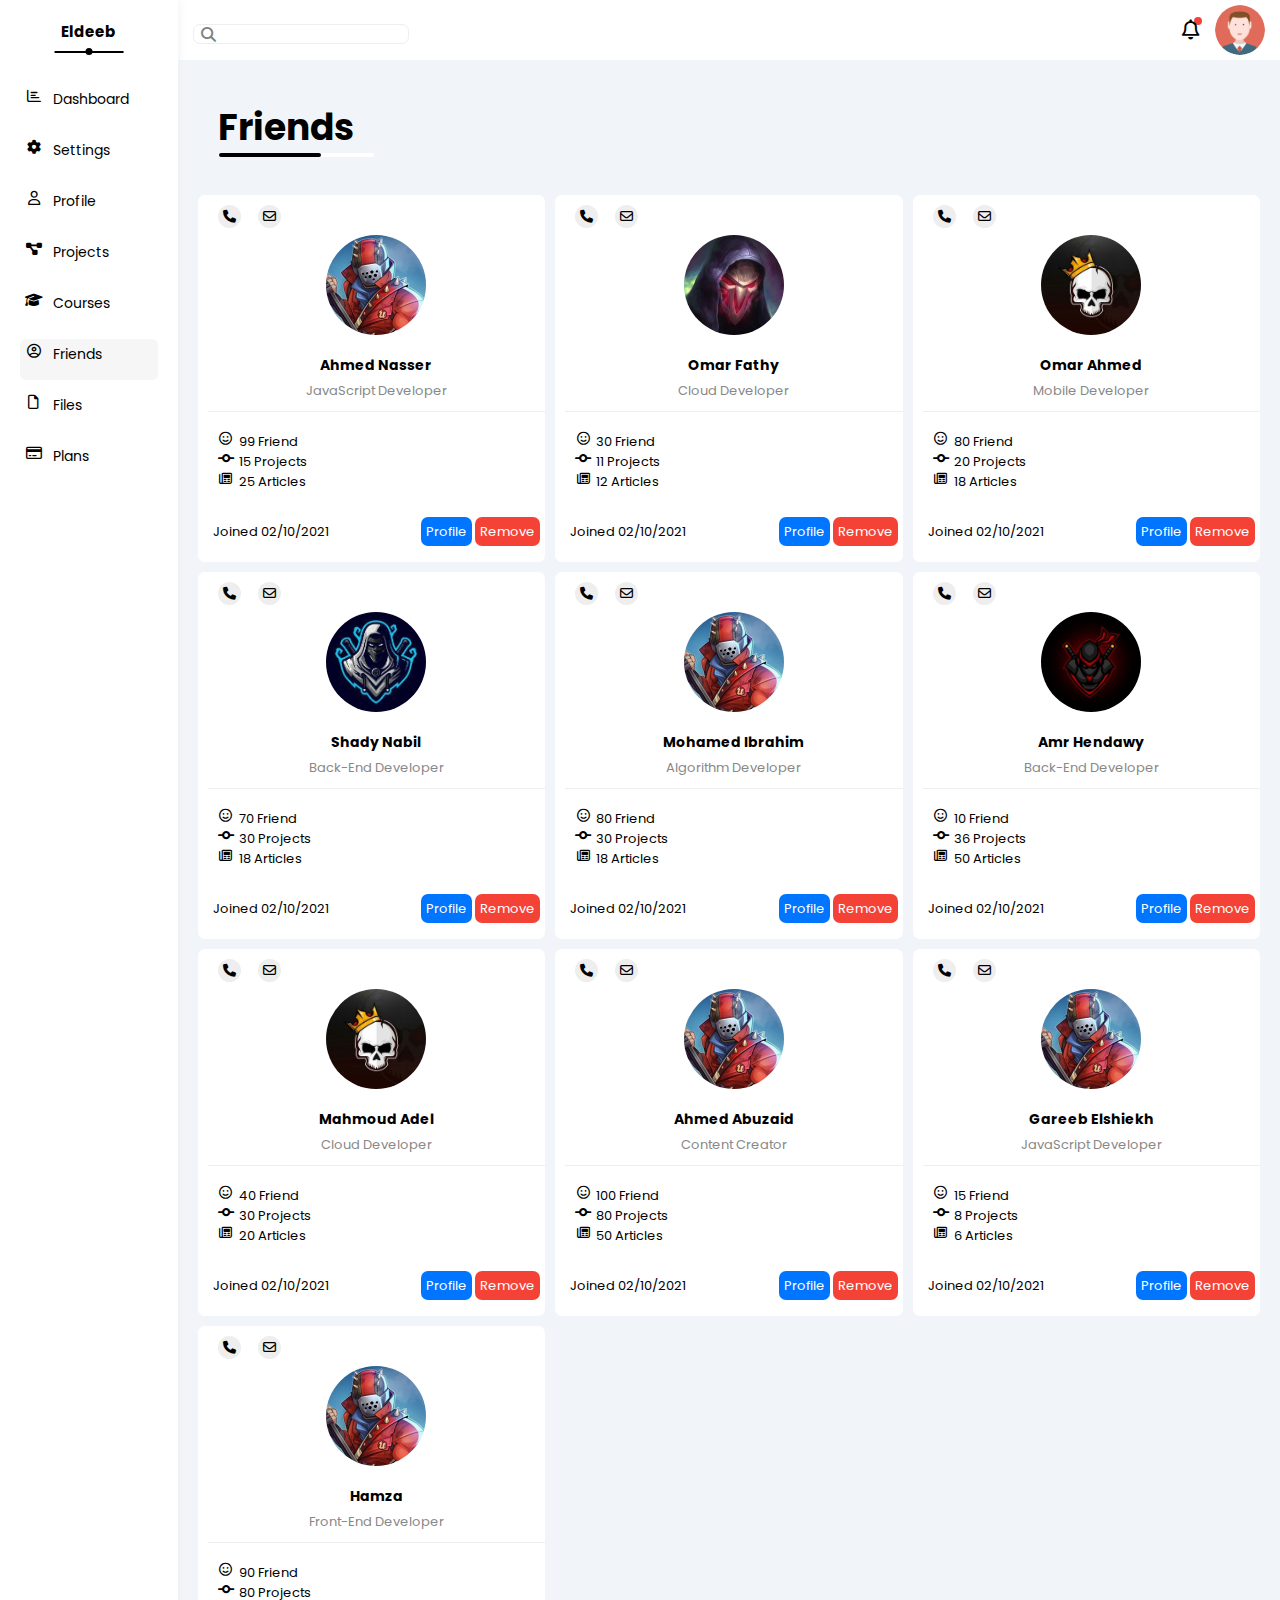
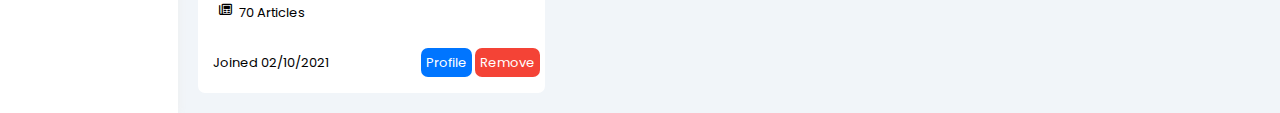
<file: friends.html>
<!DOCTYPE html>
<html lang="en">
  <head>
    <meta charset="UTF-8" />
    <meta name="viewport" content="width=device-width, initial-scale=1.0" />
    <!-- Google Fonts Library -->
    <link rel="preconnect" href="https://fonts.googleapis.com" />
    <link rel="preconnect" href="https://fonts.gstatic.com" crossorigin />
    <link
      href="https://fonts.googleapis.com/css2?family=Poppins:ital,wght@0,100;0,200;0,300;0,400;0,500;0,600;0,700;0,800;0,900;1,100;1,200;1,300;1,400;1,500;1,600;1,700;1,800;1,900&family=Roboto:ital,wght@0,100;0,300;0,400;0,500;0,700;0,900;1,100;1,300;1,400;1,500;1,700;1,900&display=swap"
      rel="stylesheet"
    />
    <link rel="stylesheet" href="css/all.min.css" />
    <link rel="stylesheet" href="css/style.css" />
    <title>Friends</title>
  </head>
  <body>
    <div class="container">
      <!-- Start sidebar -->
      <aside class="sidebar">
        <h2>Eldeeb</h2>
        <ul class="sections">
          <li>
            <a href="dashboard.html">
              <i class="fa-regular fa-chart-bar fa-fw side-icon"></i>
              <span>dashboard</span>
            </a>
          </li>
          <li>
            <a href="settings.html">
              <i class="fa-solid fa-gear fa-fw side-icon"></i>
              <span>settings</span>
            </a>
          </li>
          <li>
            <a href="profile.html">
              <i class="fa-regular fa-user fa-fw side-icon"></i>
              <span>profile</span>
            </a>
          </li>
          <li>
            <a href="projects.html">
              <i class="fa-solid fa-diagram-project fa-fw side-icon"></i>
              <span>projects</span>
            </a>
          </li>
          <li>
            <a href="courses.html">
              <i class="fa-solid fa-graduation-cap fa-fw side-icon"></i>
              <span>courses</span>
            </a>
          </li>
          <li class="active">
            <a href="friends.html">
              <i class="fa-regular fa-circle-user fa-fw side-icon"></i>
              <span>friends</span>
            </a>
          </li>
          <li>
            <a href="files.html">
              <i class="fa-regular fa-file fa-fw side-icon"></i>
              <span>files</span>
            </a>
          </li>
          <li>
            <a href="plans.html">
              <i class="fa-regular fa-credit-card fa-fw side-icon"></i>
              <span>plans</span>
            </a>
          </li>
        </ul>
      </aside>
      <!-- End sidebar -->
      <div class="rest-of-content">
        <nav class="nav">
          <div class="input">
            <input type="text" />
          </div>
          <div class="info">
            <div class="bell-container">
              <i class="fa-regular fa-bell fa-lg bell"></i>
            </div>
            <img src="Images/avatar.png" alt="" class="img-nav" />
          </div>
        </nav>
        <div class="friends">
          <div class="friends-heading">Friends</div>
          <div class="friends-widgets">
            <div class="box">
              <div class="icons-cecc">
                <i class="fa-solid fa-phone"></i>
                <i class="fa-regular fa-envelope"></i>
              </div>
              <div class="recog">
                <img src="Images/friend-01.jpg" alt="" />
                <p>Ahmed Nasser</p>
                <span>JavaScript Developer</span>
              </div>
              <div class="mid-data">
                <div class="box">
                  <i class="fa-regular fa-face-smile fa-fw"></i>
                  <span>99 Friend</span>
                </div>
                <div class="box">
                  <i class="fa-solid fa-code-commit fa-fw"></i>
                  <span>15 Projects</span>
                </div>
                <div class="box">
                  <i class="fa-regular fa-newspaper fa-fw"></i>
                  <span>25 Articles</span>
                </div>
              </div>
              <div class="last-section">
                <span>Joined 02/10/2021 </span>
                <div class="last-right-sec">
                  <span class="blue">Profile</span>
                  <span class="red">Remove</span>
                </div>
              </div>
            </div>
            <div class="box">
              <div class="icons-cecc">
                <i class="fa-solid fa-phone"></i>
                <i class="fa-regular fa-envelope"></i>
              </div>
              <div class="recog">
                <img src="Images/friend-03.jpg" alt="" />
                <p>Omar Fathy</p>
                <span>Cloud Developer </span>
              </div>
              <div class="mid-data">
                <div class="box">
                  <i class="fa-regular fa-face-smile fa-fw"></i>
                  <span>30 Friend</span>
                </div>
                <div class="box">
                  <i class="fa-solid fa-code-commit fa-fw"></i>
                  <span>11 Projects</span>
                </div>
                <div class="box">
                  <i class="fa-regular fa-newspaper fa-fw"></i>
                  <span>12 Articles</span>
                </div>
              </div>
              <div class="last-section">
                <span>Joined 02/10/2021 </span>
                <div class="last-right-sec">
                  <span class="blue">Profile</span>
                  <span class="red">Remove</span>
                </div>
              </div>
            </div>
            <div class="box">
              <div class="icons-cecc">
                <i class="fa-solid fa-phone"></i>
                <i class="fa-regular fa-envelope"></i>
              </div>
              <div class="recog">
                <img src="Images/friend-05.jpg" alt="" />
                <p>Omar Ahmed</p>
                <span>Mobile Developer </span>
              </div>
              <div class="mid-data">
                <div class="box">
                  <i class="fa-regular fa-face-smile fa-fw"></i>
                  <span>80 Friend</span>
                </div>
                <div class="box">
                  <i class="fa-solid fa-code-commit fa-fw"></i>
                  <span>20 Projects</span>
                </div>
                <div class="box">
                  <i class="fa-regular fa-newspaper fa-fw"></i>
                  <span>18 Articles</span>
                </div>
              </div>
              <div class="last-section">
                <span>Joined 02/10/2021 </span>
                <div class="last-right-sec">
                  <span class="blue">Profile</span>
                  <span class="red">Remove</span>
                </div>
              </div>
            </div>
            <div class="box">
              <div class="icons-cecc">
                <i class="fa-solid fa-phone"></i>
                <i class="fa-regular fa-envelope"></i>
              </div>
              <div class="recog">
                <img src="Images/friend-02.jpg" alt="" />
                <p>Shady Nabil</p>
                <span>Back-End Developer </span>
              </div>
              <div class="mid-data">
                <div class="box">
                  <i class="fa-regular fa-face-smile fa-fw"></i>
                  <span>70 Friend</span>
                </div>
                <div class="box">
                  <i class="fa-solid fa-code-commit fa-fw"></i>
                  <span>30 Projects</span>
                </div>
                <div class="box">
                  <i class="fa-regular fa-newspaper fa-fw"></i>
                  <span>18 Articles</span>
                </div>
              </div>
              <div class="last-section">
                <span>Joined 02/10/2021 </span>
                <div class="last-right-sec">
                  <span class="blue">Profile</span>
                  <span class="red">Remove</span>
                </div>
              </div>
            </div>
            <div class="box">
              <div class="icons-cecc">
                <i class="fa-solid fa-phone"></i>
                <i class="fa-regular fa-envelope"></i>
              </div>
              <div class="recog">
                <img src="Images/friend-01.jpg" alt="" />
                <p>Mohamed Ibrahim</p>
                <span>Algorithm Developer </span>
              </div>
              <div class="mid-data">
                <div class="box">
                  <i class="fa-regular fa-face-smile fa-fw"></i>
                  <span>80 Friend</span>
                </div>
                <div class="box">
                  <i class="fa-solid fa-code-commit fa-fw"></i>
                  <span>30 Projects</span>
                </div>
                <div class="box">
                  <i class="fa-regular fa-newspaper fa-fw"></i>
                  <span>18 Articles</span>
                </div>
              </div>
              <div class="last-section">
                <span>Joined 02/10/2021 </span>
                <div class="last-right-sec">
                  <span class="blue">Profile</span>
                  <span class="red">Remove</span>
                </div>
              </div>
            </div>
            <div class="box">
              <div class="icons-cecc">
                <i class="fa-solid fa-phone"></i>
                <i class="fa-regular fa-envelope"></i>
              </div>
              <div class="recog">
                <img src="Images/friend-04.jpg" alt="" />
                <p>Amr Hendawy</p>
                <span>Back-End Developer </span>
              </div>
              <div class="mid-data">
                <div class="box">
                  <i class="fa-regular fa-face-smile fa-fw"></i>
                  <span>10 Friend</span>
                </div>
                <div class="box">
                  <i class="fa-solid fa-code-commit fa-fw"></i>
                  <span>36 Projects</span>
                </div>
                <div class="box">
                  <i class="fa-regular fa-newspaper fa-fw"></i>
                  <span>50 Articles</span>
                </div>
              </div>
              <div class="last-section">
                <span>Joined 02/10/2021 </span>
                <div class="last-right-sec">
                  <span class="blue">Profile</span>
                  <span class="red">Remove</span>
                </div>
              </div>
            </div>
            <div class="box">
              <div class="icons-cecc">
                <i class="fa-solid fa-phone"></i>
                <i class="fa-regular fa-envelope"></i>
              </div>
              <div class="recog">
                <img src="Images/friend-05.jpg" alt="" />
                <p>Mahmoud Adel</p>
                <span>Cloud Developer </span>
              </div>
              <div class="mid-data">
                <div class="box">
                  <i class="fa-regular fa-face-smile fa-fw"></i>
                  <span>40 Friend</span>
                </div>
                <div class="box">
                  <i class="fa-solid fa-code-commit fa-fw"></i>
                  <span>30 Projects</span>
                </div>
                <div class="box">
                  <i class="fa-regular fa-newspaper fa-fw"></i>
                  <span>20 Articles</span>
                </div>
              </div>
              <div class="last-section">
                <span>Joined 02/10/2021 </span>
                <div class="last-right-sec">
                  <span class="blue">Profile</span>
                  <span class="red">Remove</span>
                </div>
              </div>
            </div>
            <div class="box">
              <div class="icons-cecc">
                <i class="fa-solid fa-phone"></i>
                <i class="fa-regular fa-envelope"></i>
              </div>
              <div class="recog">
                <img src="Images/friend-01.jpg" alt="" />
                <p>Ahmed Abuzaid</p>
                <span>Content Creator </span>
              </div>
              <div class="mid-data">
                <div class="box">
                  <i class="fa-regular fa-face-smile fa-fw"></i>
                  <span>100 Friend</span>
                </div>
                <div class="box">
                  <i class="fa-solid fa-code-commit fa-fw"></i>
                  <span>80 Projects</span>
                </div>
                <div class="box">
                  <i class="fa-regular fa-newspaper fa-fw"></i>
                  <span>50 Articles</span>
                </div>
              </div>
              <div class="last-section">
                <span>Joined 02/10/2021 </span>
                <div class="last-right-sec">
                  <span class="blue">Profile</span>
                  <span class="red">Remove</span>
                </div>
              </div>
            </div>
            <div class="box">
              <div class="icons-cecc">
                <i class="fa-solid fa-phone"></i>
                <i class="fa-regular fa-envelope"></i>
              </div>
              <div class="recog">
                <img src="Images/friend-01.jpg" alt="" />
                <p>Gareeb Elshiekh</p>
                <span>JavaScript Developer </span>
              </div>
              <div class="mid-data">
                <div class="box">
                  <i class="fa-regular fa-face-smile fa-fw"></i>
                  <span>15 Friend</span>
                </div>
                <div class="box">
                  <i class="fa-solid fa-code-commit fa-fw"></i>
                  <span>8 Projects</span>
                </div>
                <div class="box">
                  <i class="fa-regular fa-newspaper fa-fw"></i>
                  <span>6 Articles</span>
                </div>
              </div>
              <div class="last-section">
                <span>Joined 02/10/2021 </span>
                <div class="last-right-sec">
                  <span class="blue">Profile</span>
                  <span class="red">Remove</span>
                </div>
              </div>
            </div>
            <div class="box">
              <div class="icons-cecc">
                <i class="fa-solid fa-phone"></i>
                <i class="fa-regular fa-envelope"></i>
              </div>
              <div class="recog">
                <img src="Images/friend-01.jpg" alt="" />
                <p>Hamza</p>
                <span>Front-End Developer </span>
              </div>
              <div class="mid-data">
                <div class="box">
                  <i class="fa-regular fa-face-smile fa-fw"></i>
                  <span>90 Friend</span>
                </div>
                <div class="box">
                  <i class="fa-solid fa-code-commit fa-fw"></i>
                  <span>80 Projects</span>
                </div>
                <div class="box">
                  <i class="fa-regular fa-newspaper fa-fw"></i>
                  <span>70 Articles</span>
                </div>
              </div>
              <div class="last-section">
                <span>Joined 02/10/2021 </span>
                <div class="last-right-sec">
                  <span class="blue">Profile</span>
                  <span class="red">Remove</span>
                </div>
              </div>
            </div>
          </div>
        </div>
      </div>
    </div>
  </body>
</html>
</file>
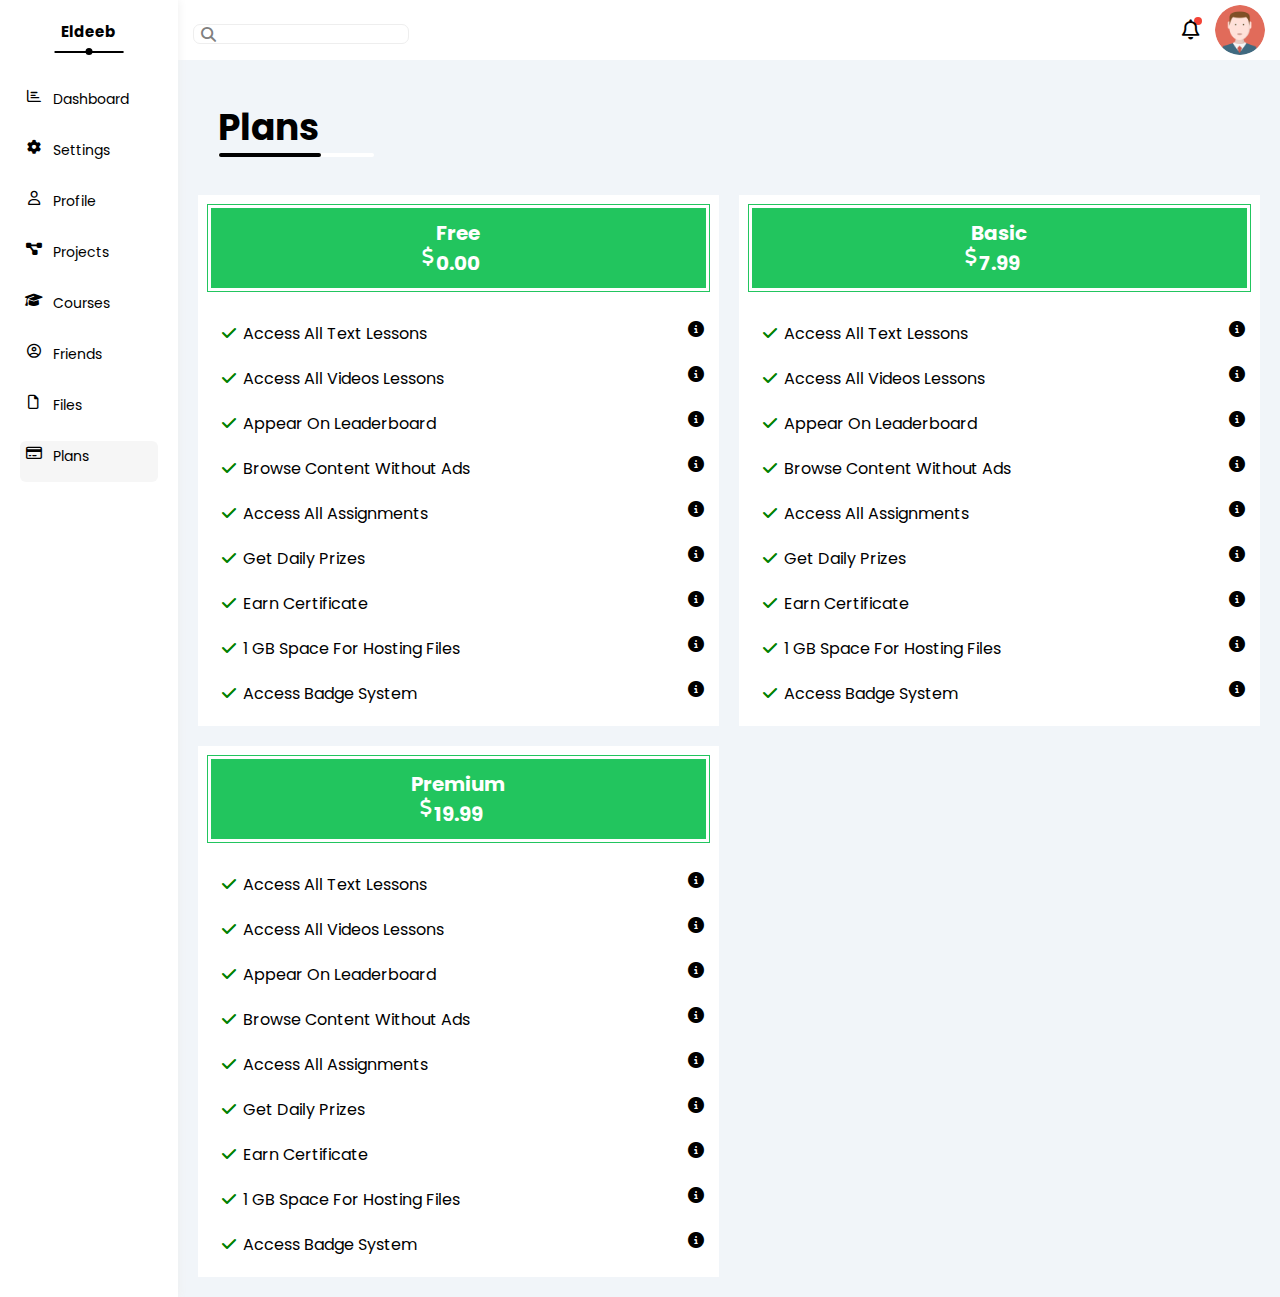
<file: plans.html>
<!DOCTYPE html>
<html lang="en">
  <head>
    <meta charset="UTF-8" />
    <meta name="viewport" content="width=device-width, initial-scale=1.0" />
    <!-- Google Fonts Library -->
    <link rel="preconnect" href="https://fonts.googleapis.com" />
    <link rel="preconnect" href="https://fonts.gstatic.com" crossorigin />
    <link
      href="https://fonts.googleapis.com/css2?family=Poppins:ital,wght@0,100;0,200;0,300;0,400;0,500;0,600;0,700;0,800;0,900;1,100;1,200;1,300;1,400;1,500;1,600;1,700;1,800;1,900&family=Roboto:ital,wght@0,100;0,300;0,400;0,500;0,700;0,900;1,100;1,300;1,400;1,500;1,700;1,900&display=swap"
      rel="stylesheet"
    />
    <link rel="stylesheet" href="css/all.min.css" />
    <link rel="stylesheet" href="css/style.css" />
    <title>plans</title>
  </head>
  <body>
    <div class="container">
      <!-- Start sidebar -->
      <aside class="sidebar">
        <h2>Eldeeb</h2>
        <ul class="sections">
          <li>
            <a href="dashboard.html">
              <i class="fa-regular fa-chart-bar fa-fw side-icon"></i>
              <span>dashboard</span>
            </a>
          </li>
          <li>
            <a href="settings.html">
              <i class="fa-solid fa-gear fa-fw side-icon"></i>
              <span>settings</span>
            </a>
          </li>
          <li>
            <a href="profile.html">
              <i class="fa-regular fa-user fa-fw side-icon"></i>
              <span>profile</span>
            </a>
          </li>
          <li>
            <a href="projects.html">
              <i class="fa-solid fa-diagram-project fa-fw side-icon"></i>
              <span>projects</span>
            </a>
          </li>
          <li>
            <a href="courses.html">
              <i class="fa-solid fa-graduation-cap fa-fw side-icon"></i>
              <span>courses</span>
            </a>
          </li>
          <li>
            <a href="friends.html">
              <i class="fa-regular fa-circle-user fa-fw side-icon"></i>
              <span>friends</span>
            </a>
          </li>
          <li>
            <a href="files.html">
              <i class="fa-regular fa-file fa-fw side-icon"></i>
              <span>files</span>
            </a>
          </li>
          <li class="active">
            <a href="plans.html">
              <i class="fa-regular fa-credit-card fa-fw side-icon"></i>
              <span>plans</span>
            </a>
          </li>
        </ul>
      </aside>
      <!-- End sidebar -->
      <div class="rest-of-content">
        <nav class="nav">
          <div class="input">
            <input type="text" />
          </div>
          <div class="info">
            <div class="bell-container">
              <i class="fa-regular fa-bell fa-lg bell"></i>
            </div>
            <img src="Images/avatar.png" alt="" class="img-nav" />
          </div>
        </nav>
        <div class="plans">
          <div class="plans-heading">Plans</div>
          <div class="plans-content-container">
            <div class="box">
              <div class="head-box">
                <p>Free</p>
                <span>0.00</span>
              </div>
              <div class="inner-box">
                <p>Access All Text Lessons</p>
                <i class="fa-solid fa-circle-info help"></i>
              </div>
              <div class="inner-box">
                <p>Access All Videos Lessons</p>
                <i class="fa-solid fa-circle-info help"></i>
              </div>
              <div class="inner-box">
                <p>Appear On Leaderboard</p>
                <i class="fa-solid fa-circle-info help"></i>
              </div>
              <div class="inner-box">
                <p>Browse Content Without Ads</p>
                <i class="fa-solid fa-circle-info help"></i>
              </div>
              <div class="inner-box">
                <p>Access All Assignments</p>
                <i class="fa-solid fa-circle-info help"></i>
              </div>
              <div class="inner-box">
                <p>Get Daily Prizes</p>
                <i class="fa-solid fa-circle-info help"></i>
              </div>
              <div class="inner-box">
                <p>Earn Certificate</p>
                <i class="fa-solid fa-circle-info help"></i>
              </div>
              <div class="inner-box">
                <p>1 GB Space For Hosting Files</p>
                <i class="fa-solid fa-circle-info help"></i>
              </div>
              <div class="inner-box">
                <p>Access Badge System</p>
                <i class="fa-solid fa-circle-info help"></i>
              </div>
            </div>
            <div class="box">
              <div class="head-box">
                <p>Basic</p>
                <span>7.99</span>
              </div>
              <div class="inner-box">
                <p>Access All Text Lessons</p>
                <i class="fa-solid fa-circle-info help"></i>
              </div>
              <div class="inner-box">
                <p>Access All Videos Lessons</p>
                <i class="fa-solid fa-circle-info help"></i>
              </div>
              <div class="inner-box">
                <p>Appear On Leaderboard</p>
                <i class="fa-solid fa-circle-info help"></i>
              </div>
              <div class="inner-box">
                <p>Browse Content Without Ads</p>
                <i class="fa-solid fa-circle-info help"></i>
              </div>
              <div class="inner-box">
                <p>Access All Assignments</p>
                <i class="fa-solid fa-circle-info help"></i>
              </div>
              <div class="inner-box">
                <p>Get Daily Prizes</p>
                <i class="fa-solid fa-circle-info help"></i>
              </div>
              <div class="inner-box">
                <p>Earn Certificate</p>
                <i class="fa-solid fa-circle-info help"></i>
              </div>
              <div class="inner-box">
                <p>1 GB Space For Hosting Files</p>
                <i class="fa-solid fa-circle-info help"></i>
              </div>
              <div class="inner-box">
                <p>Access Badge System</p>
                <i class="fa-solid fa-circle-info help"></i>
              </div>
            </div>
            <div class="box">
              <div class="head-box">
                <p>Premium</p>
                <span>19.99</span>
              </div>
              <div class="inner-box">
                <p>Access All Text Lessons</p>
                <i class="fa-solid fa-circle-info help"></i>
              </div>
              <div class="inner-box">
                <p>Access All Videos Lessons</p>
                <i class="fa-solid fa-circle-info help"></i>
              </div>
              <div class="inner-box">
                <p>Appear On Leaderboard</p>
                <i class="fa-solid fa-circle-info help"></i>
              </div>
              <div class="inner-box">
                <p>Browse Content Without Ads</p>
                <i class="fa-solid fa-circle-info help"></i>
              </div>
              <div class="inner-box">
                <p>Access All Assignments</p>
                <i class="fa-solid fa-circle-info help"></i>
              </div>
              <div class="inner-box">
                <p>Get Daily Prizes</p>
                <i class="fa-solid fa-circle-info help"></i>
              </div>
              <div class="inner-box">
                <p>Earn Certificate</p>
                <i class="fa-solid fa-circle-info help"></i>
              </div>
              <div class="inner-box">
                <p>1 GB Space For Hosting Files</p>
                <i class="fa-solid fa-circle-info help"></i>
              </div>
              <div class="inner-box">
                <p>Access Badge System</p>
                <i class="fa-solid fa-circle-info help"></i>
              </div>
            </div>
          </div>
        </div>
      </div>
    </div>
  </body>
</html>
</file>
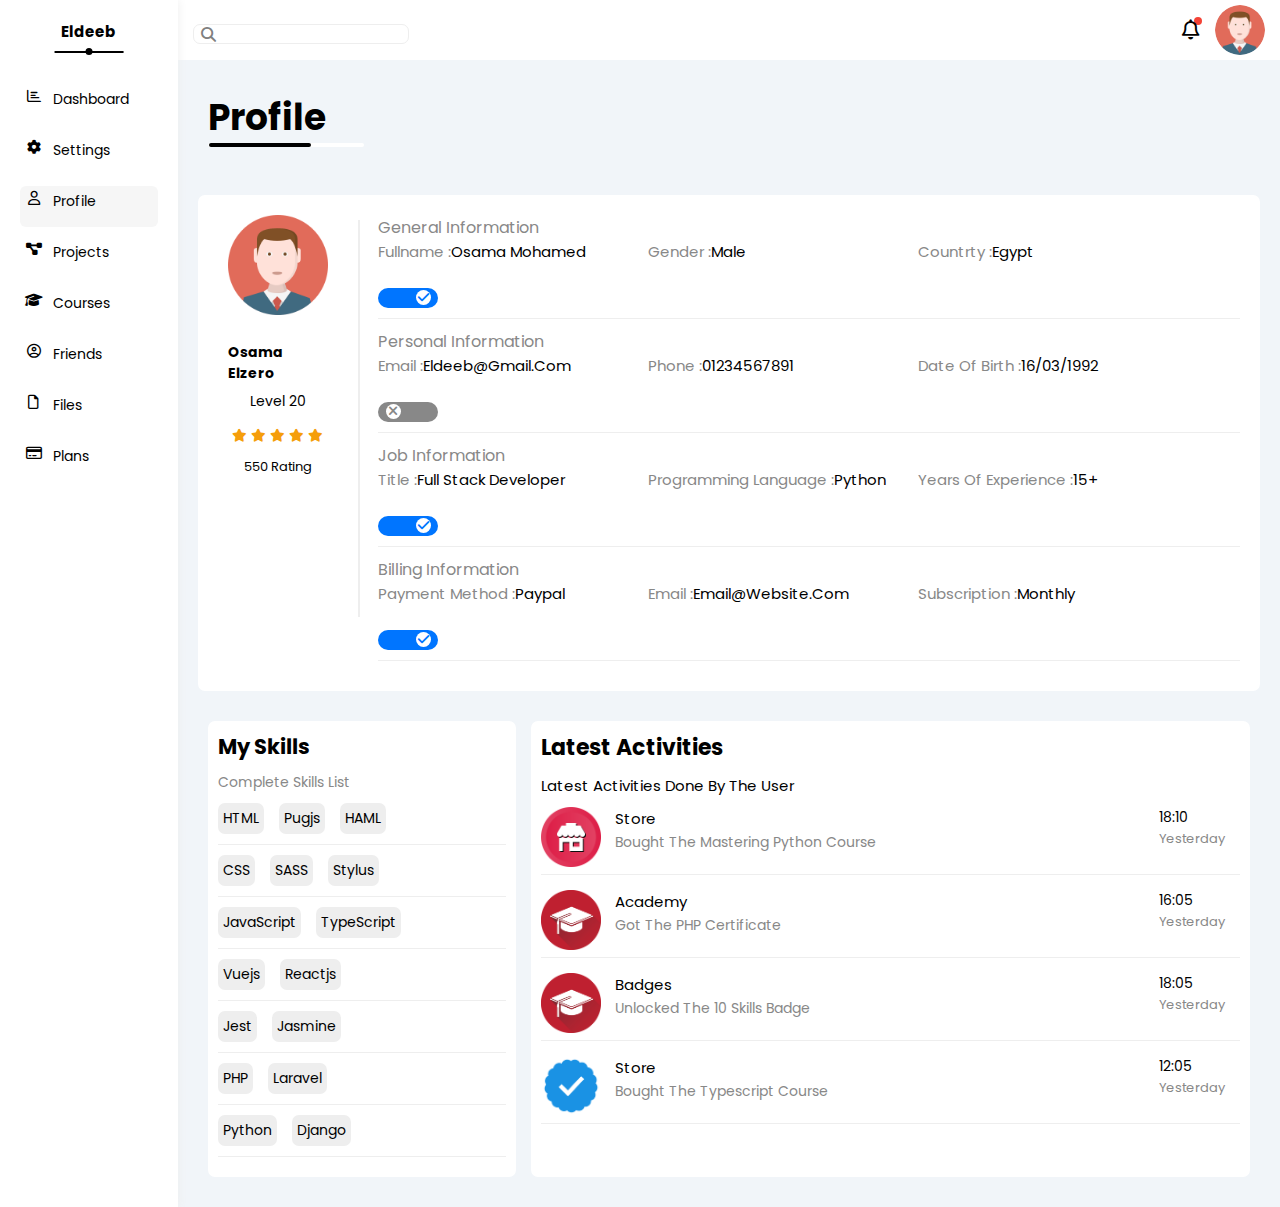
<file: profile.html>
<!DOCTYPE html>
<html lang="en">
  <head>
    <meta charset="UTF-8" />
    <meta name="viewport" content="width=device-width, initial-scale=1.0" />
    <!-- Google Fonts Library -->
    <link rel="preconnect" href="https://fonts.googleapis.com" />
    <link rel="preconnect" href="https://fonts.gstatic.com" crossorigin />
    <link
      href="https://fonts.googleapis.com/css2?family=Poppins:ital,wght@0,100;0,200;0,300;0,400;0,500;0,600;0,700;0,800;0,900;1,100;1,200;1,300;1,400;1,500;1,600;1,700;1,800;1,900&family=Roboto:ital,wght@0,100;0,300;0,400;0,500;0,700;0,900;1,100;1,300;1,400;1,500;1,700;1,900&display=swap"
      rel="stylesheet"
    />
    <link rel="stylesheet" href="css/all.min.css" />
    <link rel="stylesheet" href="css/style.css" />
    <title>Profile</title>
  </head>
  <body>
    <div class="container">
      <!-- Start sidebar -->
      <aside class="sidebar">
        <h2>Eldeeb</h2>
        <ul class="sections">
          <li>
            <a href="dashboard.html">
              <i class="fa-regular fa-chart-bar fa-fw side-icon"></i>
              <span>dashboard</span>
            </a>
          </li>
          <li>
            <a href="settings.html">
              <i class="fa-solid fa-gear fa-fw side-icon"></i>
              <span>settings</span>
            </a>
          </li>
          <li class="active">
            <a href="profile.html">
              <i class="fa-regular fa-user fa-fw side-icon"></i>
              <span>profile</span>
            </a>
          </li>
          <li>
            <a href="projects.html">
              <i class="fa-solid fa-diagram-project fa-fw side-icon"></i>
              <span>projects</span>
            </a>
          </li>
          <li>
            <a href="courses.html">
              <i class="fa-solid fa-graduation-cap fa-fw side-icon"></i>
              <span>courses</span>
            </a>
          </li>
          <li>
            <a href="friends.html">
              <i class="fa-regular fa-circle-user fa-fw side-icon"></i>
              <span>friends</span>
            </a>
          </li>
          <li>
            <a href="files.html">
              <i class="fa-regular fa-file fa-fw side-icon"></i>
              <span>files</span>
            </a>
          </li>
          <li>
            <a href="plans.html">
              <i class="fa-regular fa-credit-card fa-fw side-icon"></i>
              <span>plans</span>
            </a>
          </li>
        </ul>
      </aside>
      <!-- End sidebar -->
      <div class="rest-of-content">
        <nav class="nav">
          <div class="input">
            <input type="text" />
          </div>
          <div class="info">
            <div class="bell-container">
              <i class="fa-regular fa-bell fa-lg bell"></i>
            </div>
            <img src="Images/avatar.png" alt="" class="img-nav" />
          </div>
        </nav>
        <div class="profile">
          <h2 class="profile-heading">profile</h2>
          <div class="profile-container">
            <div class="profile-information">
              <div class="user">
                <div class="user-img">
                  <img src="Images/avatar.png" alt="" />
                </div>
                <p class="user-p">Osama Elzero</p>
                <span class="user-span">level 20</span>
                <div class="rating">
                  <i class="fa-solid fa-star"></i>
                  <i class="fa-solid fa-star"></i>
                  <i class="fa-solid fa-star"></i>
                  <i class="fa-solid fa-star"></i>
                  <i class="fa-solid fa-star"></i>
                </div>
                <span class="user-span-2">550 rating</span>
              </div>
              <div class="info">
                <div class="box">
                  <p>general information</p>
                  <div class="info-data">
                    <p>fullname :<span>osama mohamed</span></p>
                    <p>gender :<span>male</span></p>
                    <p>countrty :<span>egypt</span></p>
                    <div class="info-toggle-container">
                      <label for="info-toggle-1">
                        <input type="checkbox" checked id="info-toggle-1" />
                        <div class="toggle-div"></div>
                      </label>
                    </div>
                  </div>
                </div>
                <div class="box">
                  <p>personal information</p>
                  <div class="info-data">
                    <p>email :<span>eldeeb@gmail.com</span></p>
                    <p>phone :<span>01234567891</span></p>
                    <p>date of birth :<span>16/03/1992</span></p>
                    <div class="info-toggle-container">
                      <label for="info-toggle-3">
                        <input type="checkbox" id="info-toggle-3" />
                        <div class="toggle-div"></div>
                      </label>
                    </div>
                  </div>
                </div>
                <div class="box">
                  <p>job information</p>
                  <div class="info-data">
                    <p>title :<span>full stack developer</span></p>
                    <p>programming language :<span>python</span></p>
                    <p>years of experience :<span>15+</span></p>
                    <div class="info-toggle-container">
                      <label for="info-toggle-4">
                        <input type="checkbox" id="info-toggle-4" checked />
                        <div class="toggle-div"></div>
                      </label>
                    </div>
                  </div>
                </div>
                <div class="box">
                  <p>billing information</p>
                  <div class="info-data">
                    <p>payment method :<span>paypal</span></p>
                    <p>email :<span>email@website.com</span></p>
                    <p>subscription :<span>monthly</span></p>
                    <div class="info-toggle-container">
                      <label for="info-toggle">
                        <input type="checkbox" checked id="info-toggle" />
                        <div class="toggle-div"></div>
                      </label>
                    </div>
                  </div>
                </div>
              </div>
            </div>
            <div class="skills-and-activities">
              <div class="skills">
                <h2 class="skills-heading">my skills</h2>
                <span>complete skills list</span>
                <div class="list-container">
                  <ul>
                    <li>HTML</li>
                    <li>Pugjs</li>
                    <li>HAML</li>
                  </ul>
                  <ul>
                    <li>CSS</li>
                    <li>SASS</li>
                    <li>Stylus</li>
                  </ul>
                  <ul>
                    <li>JavaScript</li>
                    <li>TypeScript</li>
                  </ul>
                  <ul>
                    <li>Vuejs</li>
                    <li>Reactjs</li>
                  </ul>
                  <ul>
                    <li>Jest</li>
                    <li>Jasmine</li>
                  </ul>
                  <ul>
                    <li>PHP</li>
                    <li>Laravel</li>
                  </ul>
                  <ul>
                    <li>Python</li>
                    <li>Django</li>
                  </ul>
                </div>
              </div>
              <div class="latst-activities">
                <h2 class="latest-activities-heading">latest activities</h2>
                <p>latest activities done by the user</p>
                <div class="box">
                  <div class="left">
                    <div class="left-img">
                      <img src="Images/activity-01.png" alt="" />
                    </div>
                    <div class="left-data">
                      <p>Store</p>
                      <span>Bought The Mastering Python Course </span>
                    </div>
                  </div>
                  <div class="right">
                    <p>18:10</p>
                    <span>Yesterday</span>
                  </div>
                </div>
                <div class="box">
                  <div class="left">
                    <div class="left-img">
                      <img src="Images/activity-02.png" alt="" />
                    </div>
                    <div class="left-data">
                      <p>Academy</p>
                      <span>Got The PHP Certificate </span>
                    </div>
                  </div>
                  <div class="right">
                    <p>16:05</p>
                    <span>Yesterday</span>
                  </div>
                </div>
                <div class="box">
                  <div class="left">
                    <div class="left-img">
                      <img src="Images/activity-02.png" alt="" />
                    </div>
                    <div class="left-data">
                      <p>Badges</p>
                      <span>Unlocked The 10 Skills Badge </span>
                    </div>
                  </div>
                  <div class="right">
                    <p>18:05</p>
                    <span>Yesterday</span>
                  </div>
                </div>
                <div class="box">
                  <div class="left">
                    <div class="left-img">
                      <img src="Images/activity-03.png" alt="" />
                    </div>
                    <div class="left-data">
                      <p>Store</p>
                      <span>Bought The Typescript Course </span>
                    </div>
                  </div>
                  <div class="right">
                    <p>12:05</p>
                    <span>Yesterday</span>
                  </div>
                </div>
              </div>
            </div>
          </div>
        </div>
      </div>
    </div>
  </body>
</html>
</file>
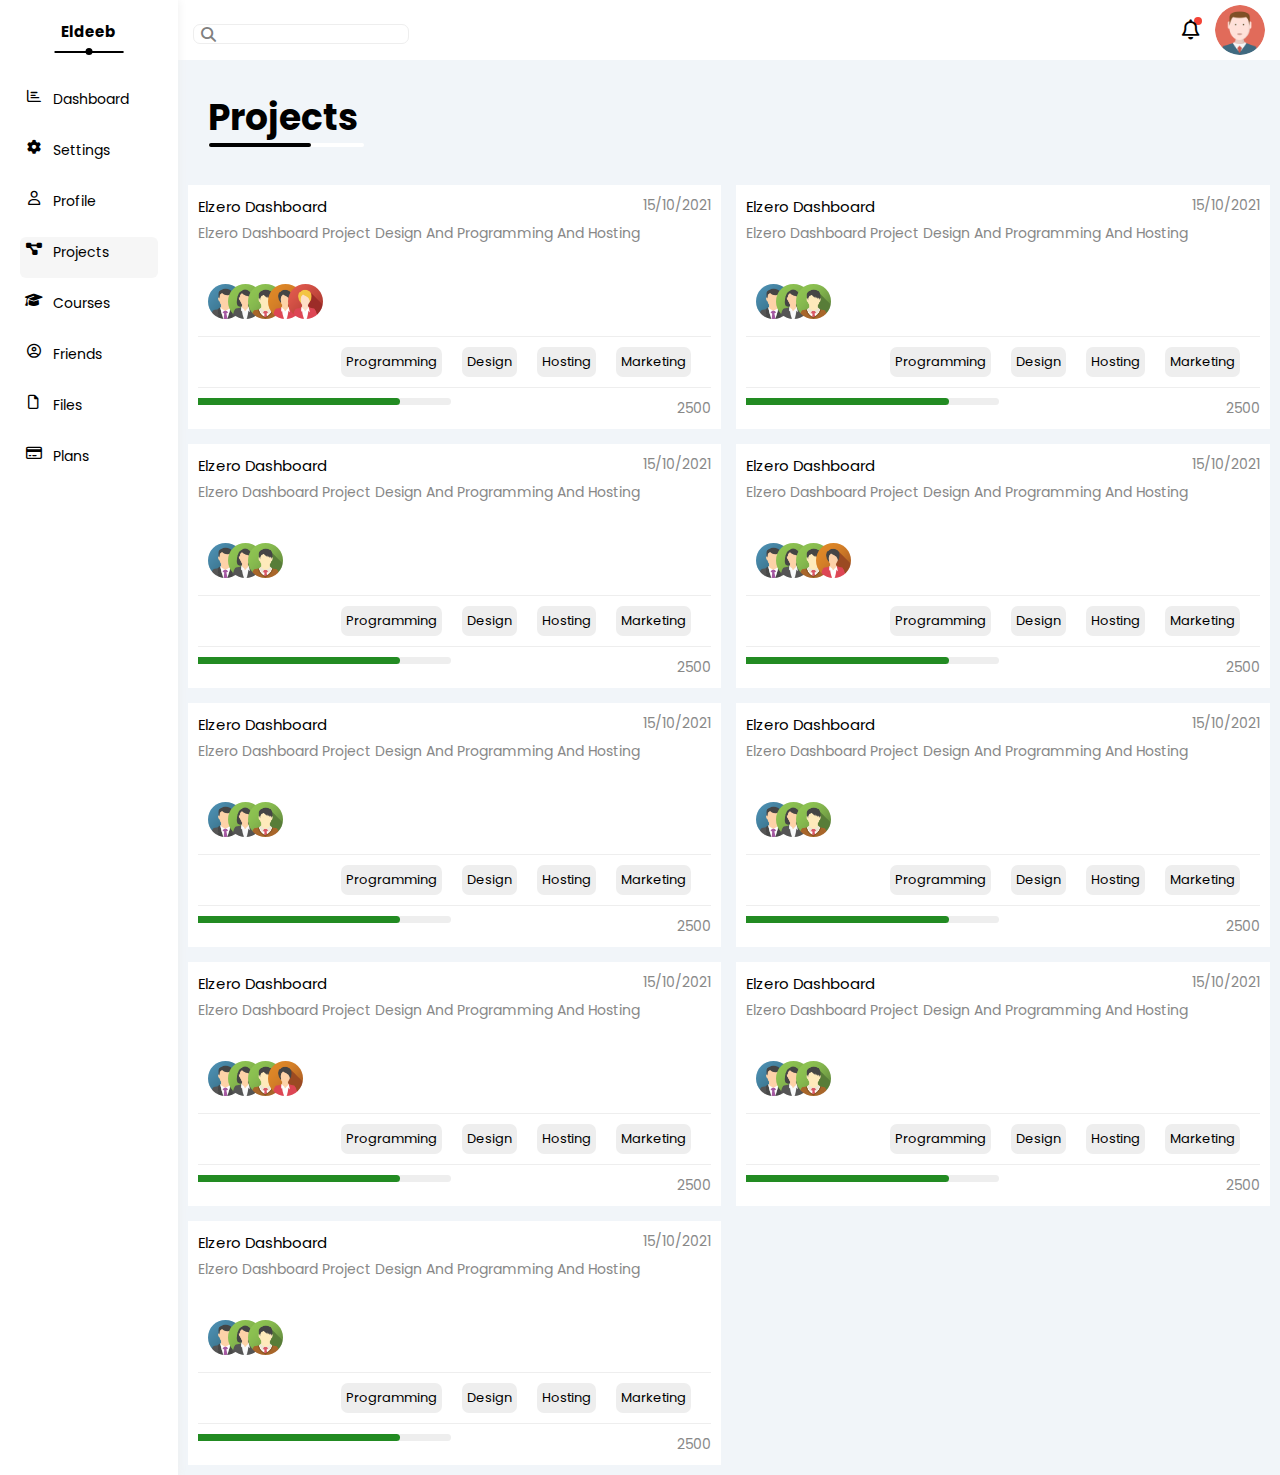
<file: projects.html>
<!DOCTYPE html>
<html lang="en">
  <head>
    <meta charset="UTF-8" />
    <meta name="viewport" content="width=device-width, initial-scale=1.0" />
    <!-- Google Fonts Library -->
    <link rel="preconnect" href="https://fonts.googleapis.com" />
    <link rel="preconnect" href="https://fonts.gstatic.com" crossorigin />
    <link
      href="https://fonts.googleapis.com/css2?family=Poppins:ital,wght@0,100;0,200;0,300;0,400;0,500;0,600;0,700;0,800;0,900;1,100;1,200;1,300;1,400;1,500;1,600;1,700;1,800;1,900&family=Roboto:ital,wght@0,100;0,300;0,400;0,500;0,700;0,900;1,100;1,300;1,400;1,500;1,700;1,900&display=swap"
      rel="stylesheet"
    />
    <link rel="stylesheet" href="css/all.min.css" />
    <link rel="stylesheet" href="css/style.css" />
    <title>Projects</title>
  </head>
  <body>
    <div class="container">
      <!-- Start sidebar -->
      <aside class="sidebar">
        <h2>Eldeeb</h2>
        <ul class="sections">
          <li>
            <a href="dashboard.html">
              <i class="fa-regular fa-chart-bar fa-fw side-icon"></i>
              <span>dashboard</span>
            </a>
          </li>
          <li>
            <a href="settings.html">
              <i class="fa-solid fa-gear fa-fw side-icon"></i>
              <span>settings</span>
            </a>
          </li>
          <li>
            <a href="profile.html">
              <i class="fa-regular fa-user fa-fw side-icon"></i>
              <span>profile</span>
            </a>
          </li>
          <li class="active">
            <a href="projects.html">
              <i class="fa-solid fa-diagram-project fa-fw side-icon"></i>
              <span>projects</span>
            </a>
          </li>
          <li>
            <a href="courses.html">
              <i class="fa-solid fa-graduation-cap fa-fw side-icon"></i>
              <span>courses</span>
            </a>
          </li>
          <li>
            <a href="friends.html">
              <i class="fa-regular fa-circle-user fa-fw side-icon"></i>
              <span>friends</span>
            </a>
          </li>
          <li>
            <a href="files.html">
              <i class="fa-regular fa-file fa-fw side-icon"></i>
              <span>files</span>
            </a>
          </li>
          <li>
            <a href="plans.html">
              <i class="fa-regular fa-credit-card fa-fw side-icon"></i>
              <span>plans</span>
            </a>
          </li>
        </ul>
      </aside>
      <!-- End sidebar -->
      <div class="rest-of-content">
        <nav class="nav">
          <div class="input">
            <input type="text" />
          </div>
          <div class="info">
            <div class="bell-container">
              <i class="fa-regular fa-bell fa-lg bell"></i>
            </div>
            <img src="Images/avatar.png" alt="" class="img-nav" />
          </div>
        </nav>
        <div class="projects">
          <div class="projects-heading">projects</div>
          <div class="my-widgets">
            <div class="box">
              <div class="box-heading">
                <p>Elzero Dashboard</p>
                <span>15/10/2021 </span>
              </div>
              <p class="second-p">
                Elzero Dashboard Project Design And Programming And Hosting
              </p>
              <ul>
                <li><img src="Images/team-01.png" alt="" /></li>
                <li><img src="Images/team-02.png" alt="" /></li>
                <li><img src="Images/team-03.png" alt="" /></li>
                <li><img src="Images/team-04.png" alt="" /></li>
                <li><img src="Images/team-05.png" alt="" /></li>
              </ul>
              <div class="sections">
                <ul class="sections-list">
                  <li>Programming</li>
                  <li>Design</li>
                  <li>Hosting</li>
                  <li>Marketing</li>
                </ul>
              </div>
              <div class="last-thing">
                <div class="bar">
                  <span></span>
                </div>
                <p>2500</p>
              </div>
            </div>
            <div class="box">
              <div class="box-heading">
                <p>Elzero Dashboard</p>
                <span>15/10/2021 </span>
              </div>
              <p class="second-p">
                Elzero Dashboard Project Design And Programming And Hosting
              </p>
              <ul>
                <li><img src="Images/team-01.png" alt="" /></li>
                <li><img src="Images/team-02.png" alt="" /></li>
                <li><img src="Images/team-03.png" alt="" /></li>
              </ul>
              <div class="sections">
                <ul class="sections-list">
                  <li>Programming</li>
                  <li>Design</li>
                  <li>Hosting</li>
                  <li>Marketing</li>
                </ul>
              </div>
              <div class="last-thing">
                <div class="bar">
                  <span></span>
                </div>
                <p>2500</p>
              </div>
            </div>
            <div class="box">
              <div class="box-heading">
                <p>Elzero Dashboard</p>
                <span>15/10/2021 </span>
              </div>
              <p class="second-p">
                Elzero Dashboard Project Design And Programming And Hosting
              </p>
              <ul>
                <li><img src="Images/team-01.png" alt="" /></li>
                <li><img src="Images/team-02.png" alt="" /></li>
                <li><img src="Images/team-03.png" alt="" /></li>
              </ul>
              <div class="sections">
                <ul class="sections-list">
                  <li>Programming</li>
                  <li>Design</li>
                  <li>Hosting</li>
                  <li>Marketing</li>
                </ul>
              </div>
              <div class="last-thing">
                <div class="bar">
                  <span></span>
                </div>
                <p>2500</p>
              </div>
            </div>
            <div class="box">
              <div class="box-heading">
                <p>Elzero Dashboard</p>
                <span>15/10/2021 </span>
              </div>
              <p class="second-p">
                Elzero Dashboard Project Design And Programming And Hosting
              </p>
              <ul>
                <li><img src="Images/team-01.png" alt="" /></li>
                <li><img src="Images/team-02.png" alt="" /></li>
                <li><img src="Images/team-03.png" alt="" /></li>
                <li><img src="Images/team-04.png" alt="" /></li>
              </ul>
              <div class="sections">
                <ul class="sections-list">
                  <li>Programming</li>
                  <li>Design</li>
                  <li>Hosting</li>
                  <li>Marketing</li>
                </ul>
              </div>
              <div class="last-thing">
                <div class="bar">
                  <span></span>
                </div>
                <p>2500</p>
              </div>
            </div>
            <div class="box">
              <div class="box-heading">
                <p>Elzero Dashboard</p>
                <span>15/10/2021 </span>
              </div>
              <p class="second-p">
                Elzero Dashboard Project Design And Programming And Hosting
              </p>
              <ul>
                <li><img src="Images/team-01.png" alt="" /></li>
                <li><img src="Images/team-02.png" alt="" /></li>
                <li><img src="Images/team-03.png" alt="" /></li>
              </ul>
              <div class="sections">
                <ul class="sections-list">
                  <li>Programming</li>
                  <li>Design</li>
                  <li>Hosting</li>
                  <li>Marketing</li>
                </ul>
              </div>
              <div class="last-thing">
                <div class="bar">
                  <span></span>
                </div>
                <p>2500</p>
              </div>
            </div>
            <div class="box">
              <div class="box-heading">
                <p>Elzero Dashboard</p>
                <span>15/10/2021 </span>
              </div>
              <p class="second-p">
                Elzero Dashboard Project Design And Programming And Hosting
              </p>
              <ul>
                <li><img src="Images/team-01.png" alt="" /></li>
                <li><img src="Images/team-02.png" alt="" /></li>
                <li><img src="Images/team-03.png" alt="" /></li>
              </ul>
              <div class="sections">
                <ul class="sections-list">
                  <li>Programming</li>
                  <li>Design</li>
                  <li>Hosting</li>
                  <li>Marketing</li>
                </ul>
              </div>
              <div class="last-thing">
                <div class="bar">
                  <span></span>
                </div>
                <p>2500</p>
              </div>
            </div>
            <div class="box">
              <div class="box-heading">
                <p>Elzero Dashboard</p>
                <span>15/10/2021 </span>
              </div>
              <p class="second-p">
                Elzero Dashboard Project Design And Programming And Hosting
              </p>
              <ul>
                <li><img src="Images/team-01.png" alt="" /></li>
                <li><img src="Images/team-02.png" alt="" /></li>
                <li><img src="Images/team-03.png" alt="" /></li>
                <li><img src="Images/team-04.png" alt="" /></li>
              </ul>
              <div class="sections">
                <ul class="sections-list">
                  <li>Programming</li>
                  <li>Design</li>
                  <li>Hosting</li>
                  <li>Marketing</li>
                </ul>
              </div>
              <div class="last-thing">
                <div class="bar">
                  <span></span>
                </div>
                <p>2500</p>
              </div>
            </div>
            <div class="box">
              <div class="box-heading">
                <p>Elzero Dashboard</p>
                <span>15/10/2021 </span>
              </div>
              <p class="second-p">
                Elzero Dashboard Project Design And Programming And Hosting
              </p>
              <ul>
                <li><img src="Images/team-01.png" alt="" /></li>
                <li><img src="Images/team-02.png" alt="" /></li>
                <li><img src="Images/team-03.png" alt="" /></li>
              </ul>
              <div class="sections">
                <ul class="sections-list">
                  <li>Programming</li>
                  <li>Design</li>
                  <li>Hosting</li>
                  <li>Marketing</li>
                </ul>
              </div>
              <div class="last-thing">
                <div class="bar">
                  <span></span>
                </div>
                <p>2500</p>
              </div>
            </div>
            <div class="box">
              <div class="box-heading">
                <p>Elzero Dashboard</p>
                <span>15/10/2021 </span>
              </div>
              <p class="second-p">
                Elzero Dashboard Project Design And Programming And Hosting
              </p>
              <ul>
                <li><img src="Images/team-01.png" alt="" /></li>
                <li><img src="Images/team-02.png" alt="" /></li>
                <li><img src="Images/team-03.png" alt="" /></li>
              </ul>
              <div class="sections">
                <ul class="sections-list">
                  <li>Programming</li>
                  <li>Design</li>
                  <li>Hosting</li>
                  <li>Marketing</li>
                </ul>
              </div>
              <div class="last-thing">
                <div class="bar">
                  <span></span>
                </div>
                <p>2500</p>
              </div>
            </div>
          </div>
        </div>
      </div>
    </div>
  </body>
</html>
</file>
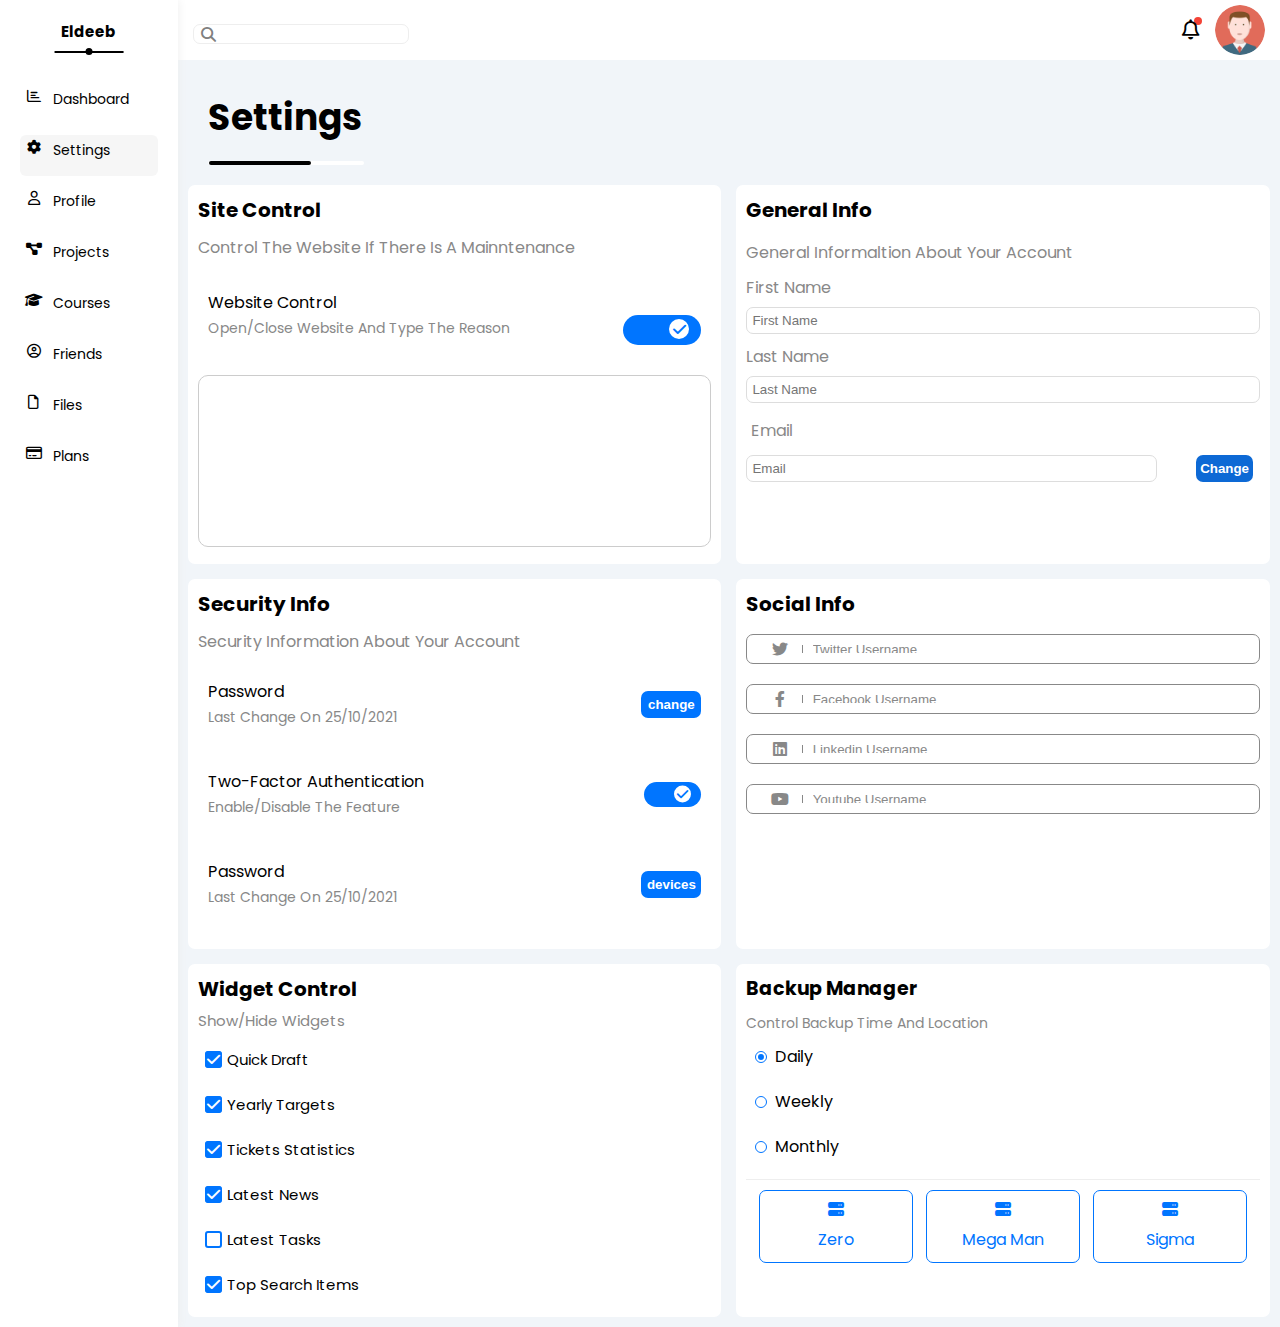
<file: settings.html>
<!DOCTYPE html>
<html lang="en">
  <head>
    <meta charset="UTF-8" />
    <meta name="viewport" content="width=device-width, initial-scale=1.0" />
    <!-- Google Fonts Library -->
    <link rel="preconnect" href="https://fonts.googleapis.com" />
    <link rel="preconnect" href="https://fonts.gstatic.com" crossorigin />
    <link
      href="https://fonts.googleapis.com/css2?family=Poppins:ital,wght@0,100;0,200;0,300;0,400;0,500;0,600;0,700;0,800;0,900;1,100;1,200;1,300;1,400;1,500;1,600;1,700;1,800;1,900&family=Roboto:ital,wght@0,100;0,300;0,400;0,500;0,700;0,900;1,100;1,300;1,400;1,500;1,700;1,900&display=swap"
      rel="stylesheet"
    />
    <link rel="stylesheet" href="css/all.min.css" />
    <link rel="stylesheet" href="css/style.css" />
    <title>Settings</title>
  </head>
  <body>
    
    <div class="container">
      <!-- Start sidebar -->
      <aside class="sidebar">
        <h2>Eldeeb</h2>
        <ul class="sections">
          <li>
            <a href="dashboard.html">
              <i class="fa-regular fa-chart-bar fa-fw side-icon"></i>
              <span>dashboard</span>
            </a>
          </li>
          <li class="active">
            <a href="settings.html">
              <i class="fa-solid fa-gear fa-fw side-icon"></i>
              <span>settings</span>
            </a>
          </li>
          <li>
            <a href="profile.html">
              <i class="fa-regular fa-user fa-fw side-icon"></i>
              <span>profile</span>
            </a>
          </li>
          <li>
            <a href="projects.html">
              <i class="fa-solid fa-diagram-project fa-fw side-icon"></i>
              <span>projects</span>
            </a>
          </li>
          <li>
            <a href="courses.html">
              <i class="fa-solid fa-graduation-cap fa-fw side-icon"></i>
              <span>courses</span>
            </a>
          </li>
          <li>
            <a href="friends.html">
              <i class="fa-regular fa-circle-user fa-fw side-icon"></i>
              <span>friends</span>
            </a>
          </li>
          <li>
            <a href="files.html">
              <i class="fa-regular fa-file fa-fw side-icon"></i>
              <span>files</span>
            </a>
          </li>
          <li >
            <a href="plans.html">
              <i class="fa-regular fa-credit-card fa-fw side-icon"></i>
              <span>plans</span>
            </a>
          </li>
        </ul>
      </aside>
      <!-- End sidebar -->
      <div class="rest-of-content">
        <nav class="nav">
          <div class="input">
            <input type="text" />
          </div>
          <div class="info">
            <div class="bell-container">
              <i class="fa-regular fa-bell fa-lg bell"></i>
            </div>
            <img src="Images/avatar.png" alt="" class="img-nav" />
          </div>
        </nav>
        <div class="settings">
          <div class="head-settings">Settings</div>
          <div class="my-widgets">
            <!-- Start site control -->

            <div class="site-control-container">
              <h2 class="site-heading">site control</h2>
              <p>control the website if there is a mainntenance</p>
              <div class="site-control-toggle-section">
                <div class="data">
                  <p>Website Control</p>
                  <span>Open/Close Website And Type The Reason</span>
                </div>
                <label for="chekkk">
                  <input
                    type="checkbox"
                    class="toggle-checkbox"
                    checked
                    id="chekkk"
                  />
                  <div class="toggle-switch"></div>
                </label>
              </div>
              <textarea name="" id="" cols="30" rows="10"></textarea>
            </div>
            <!-- End site control -->
            <!-- Start General Info -->
            <div class="general-info-container">
              <h2 class="general-info-heading">general info</h2>
              <p>general informaltion about your account</p>
              <label for="first" class="first"> first name </label>
              <input type="text" id="first" placeholder="first name" />
              <label for="last" class="last">last name</label>
              <input type="text" id="last" placeholder="last name" />

              <div class="email-sec">
                <label for="email" class="email">email</label>
                <div class="email-change">
                  <input type="text" placeholder="email" id="email" />
                  <button>Change</button>
                </div>
              </div>
            </div>
            <!-- End General Info -->
            <!-- Start Security Info -->
            <div class="security-info-container">
              <h2 class="security-info-heading">security info</h2>
              <p>Security Information About Your Account</p>
              <div class="box">
                <div class="pass-container">
                  <p>Password</p>
                  <span>Last Change On 25/10/2021 </span>
                </div>
                <button class="pass-btn">change</button>
              </div>
              <div class="box">
                <div class="pass-container">
                  <p>Two-Factor Authentication</p>
                  <span>Enable/Disable The Feature </span>
                </div>
                <div class="toggle-container">
                  <label for="cheek">
                    <input type="checkbox" id="cheek" checked>
                    <div class="toggle-cheeek"></div>
                  </label>
                  
                  
                </div>
                
              </div>
              <div class="box">
                <div class="pass-container">
                  <p>Password</p>
                  <span>Last Change On 25/10/2021 </span>
                </div>
                <button class="device-btn">devices</button>
              </div>
            </div>
            <!-- End Security Info -->
            <!-- Start social info -->
            <div class="social-info-container">
              <h2 class="social-info-heading">social info</h2>
              <div class="box">
                <div class="setting-social-icon">
                  <i class="fa-brands fa-twitter"></i>
                </div>
                <input type="text" placeholder="twitter username" />
              </div>
              <div class="box">
                <div class="setting-social-icon">
                  <i class="fa-brands fa-facebook-f"></i>
                </div>
                <input type="text" placeholder="facebook username" />
              </div>
              <div class="box">
                <div class="setting-social-icon">
                  <i class="fa-brands fa-linkedin"></i>
                </div>
                <input type="text" placeholder="linkedin username" />
              </div>
              <div class="box">
                <div class="setting-social-icon">
                  <i class="fa-brands fa-youtube"></i>
                </div>
                <input type="text" placeholder="youtube username" />
              </div>
            </div>

            <!-- End social info -->
            <!-- Start widgets control -->
            <div class="widget-control-container">
              <h2 class="widget-heading">widget control</h2>
              <p>show/hide widgets</p>
              <div class="box">
                <input type="checkbox" id="quick" checked />
                <label for="quick" class="checked">Quick Draft</label>
              </div>
              <div class="box">
                <input type="checkbox" id="yearly" checked />
                <label for="yearly">Yearly Targets</label>
              </div>
              <div class="box">
                <input type="checkbox" id="tickets" checked />
                <label for="tickets">Tickets Statistics</label>
              </div>
              <div class="box">
                <input type="checkbox" id="latest" checked />
                <label for="latest">Latest News</label>
              </div>
              <div class="box" id="tasks" checked>
                <input type="checkbox" />
                <label for="tasks">Latest Tasks</label>
              </div>
              <div class="box">
                <input type="checkbox" id="top" checked />
                <label for="top">Top Search Items</label>
              </div>
            </div>
            <!-- End widgets control -->
            <!-- Start backup manager -->
            <div class="backup-manager-container">
              <div class="backup-heading">Backup Manager</div>
              <p>Control Backup Time And Location</p>
              <div class="packup-manager-time">
                <div class="box">
                  <input type="radio" id="daily" name="rad" checked>
                  <label for="daily">daily</label>
                </div>
                <div class="box">
                  <input type="radio" id="weekly"  name="rad">
                  <label for="weekly">weekly</label>
                </div>
                <div class="box">
                  <input type="radio" id="monthly"  name="rad">
                  <label for="monthly">monthly</label>
                </div>
              </div>
              <div class="mega-container">
                <div class="box">
                  <i class="fa-solid fa-server "></i>
                  <span>zero</span>
                </div><div class="box">
                  <i class="fa-solid fa-server "></i>
                  <span>mega man</span>
                </div><div class="box">
                  <i class="fa-solid fa-server "></i>
                  <span>sigma</span>
                </div>
              </div>             
            <!-- End backup manager -->
          </div>
        </div>
      </div>
    </div>
  </body>
</html>
</file>
<file: css/style.css>
:root {
  --blue-color: #0075ff;
  --blue-alt-color: #0d69d5;
  --orange-color: #f59e0b;
  --green-color: #22c55e;
  --red-color: #f44336;
  --grey-color: #888;
}

* {
  margin: 0;
  padding: 0;
  box-sizing: border-box;
}

body {
  font-family: "Poppins", sans-serif;
  height: 100%;
  background-color: #f1f5f9;
}

::-webkit-scrollbar {
  width: 15px;
}

::-webkit-scrollbar-thumb {
  background-color: var(--blue-color);
}

::-webkit-scrollbar-track {
  background-color: white;
}

ul {
  list-style: none;
}

.container {
  display: flex;
  background-color: #f1f5f9;
  min-height: 100vh;
}

.sidebar {
  width: 200px;
  box-shadow: 0 0 10px #eee;
  padding: 20px;
  position: relative;
  z-index: 1;
  background-color: #fff;
}

@media (max-width: 767px) {
  .sidebar {
    width: 120px;
    padding: 5px;
  }
}

.sidebar h2 {
  margin-bottom: 30%;
  font-size: 15px;
  text-align: center;
  position: relative;
}

.sidebar h2::before {
  content: "";
  position: absolute;
  bottom: -10px;
  left: 50%;
  width: 50%;
  height: 2px;
  background-color: black;
  transform: translateX(-50%);
  -webkit-transform: translateX(-50%);
  -moz-transform: translateX(-50%);
  -ms-transform: translateX(-50%);
  -o-transform: translateX(-50%);
}

.sidebar h2::after {
  content: "";
  position: absolute;
  bottom: -12px;
  left: 50%;
  width: 7px;
  height: 7px;
  border-radius: 50%;
  -webkit-border-radius: 50%;
  -moz-border-radius: 50%;
  -ms-border-radius: 50%;
  -o-border-radius: 50%;
  background-color: black;
  transform: translateX(-50%);
  -webkit-transform: translateX(-50%);
  -moz-transform: translateX(-50%);
  -ms-transform: translateX(-50%);
  -o-transform: translateX(-50%);
}

.sidebar li {
  display: flex;
  margin-bottom: 10px;
  padding: 5px 5px;
  border-radius: 6px;
  -webkit-border-radius: 6px;
  -moz-border-radius: 6px;
  -ms-border-radius: 6px;
  -o-border-radius: 6px;
}

@media (max-width: 767px) {
  .sidebar li {
    justify-content: center;
  }
}

.sidebar li:hover {
  background-color: #f6f6f6;
}

.sidebar li.active {
  background-color: #f6f6f6;
}

.sidebar li a {
  text-decoration: none;
  color: black;
  margin-bottom: 10px;
  font-size: 14px;
  text-transform: capitalize;
  display: flex;
}

.sidebar ul li a i {
  margin-right: 10px;
}
.sidebar li a span {
}

@media (max-width: 767px) {
  .sidebar li a span {
    display: none;
  }
}

/* Start Nav */

.rest-of-content {
  width: 100%;
  background-color: #f1f5f9;
}

.nav {
  height: 60px;
  width: 100%;
  padding: 20px 15px;
  display: flex;
  justify-content: space-between;
  background-color: #fff;
}

.input {
  position: relative;
}

.input input {
  outline: none;
  border: 1px solid #eee;
  height: 20px;
  padding: 5px;
  position: relative;
  padding-left: 30px;
  font-weight: bold;

  transition-duration: 0.5s;
  border-radius: 7px;
  -webkit-border-radius: 7px;
  -moz-border-radius: 7px;
  -ms-border-radius: 7px;
  -o-border-radius: 7px;
}

.input::before {
  content: "\f002";
  font-family: var(--fa-style-family-classic);
  font-weight: 900;
  font-size: 15px;
  position: absolute;
  z-index: 1;
  top: 7px;
  left: 8px;
  color: gray;
}

.nav .info {
  display: flex;
  align-items: center;
}

.img-nav {
  width: 50px;
  height: 50px;
  border-radius: 50%;
  -webkit-border-radius: 50%;
  -moz-border-radius: 50%;
  -ms-border-radius: 50%;
  -o-border-radius: 50%;
  margin-left: 15px;
}

.bell {
  position: relative;
}

.bell-container::before {
  content: "";
  position: absolute;
  width: 8px;
  height: 8px;
  background-color: var(--red-color);
  right: 78px;
  top: 17px;
  border-radius: 50%;
}

/* End Nav */

/* Start Dashboard */
.dashboard,
.head-settings {
  background-color: #f1f5f9;
}

.dash-heading,
.head-settings {
  padding: 30px;
  font-weight: bold;
  font-size: 36px;
  position: relative;
}

.dash-heading::before {
  content: "";
  width: 156px;
  position: absolute;
  height: 4px;
  background-color: white;
  bottom: 28px;
  border-radius: 3px;
}

.dash-heading::after {
  content: "";
  width: 102px;
  position: absolute;
  height: 4px;
  background-color: black;
  bottom: 28px;
  border-radius: 3px;
  left: 31px;
}

/* End Dashboard */
/* Start mywidgets */
.my-widgets {
  background-color: #f1f5f9;
  display: grid;
  grid-template-columns: repeat(auto-fill, minmax(450px, 1fr));
  gap: 15px;
  padding: 10px;
}

.welcome {
  padding: 15px;
}

.welcome-section {
  display: flex;
}

.welcome-eldeeb {
  position: relative;
  flex-grow: 1;
}

.welcome-eldeeb h2 {
  font-size: 17px;
  text-transform: capitalize;
  margin-bottom: 5px;
}

@media (max-width: 767px) {
  .welcome-eldeeb h2 {
    text-align: center;
    margin: 20px;
  }
}

.welcome-eldeeb p {
  font-size: 14px;
  font-weight: bold;
  margin-bottom: 5px;
}

@media (max-width: 767px) {
  .welcome-eldeeb p {
    text-align: center;
    margin: 20px;
  }
}

.welcome-prof-img {
  width: 100px;
  height: 100px;
}

.welcome-prof-img img {
  width: 50px;
  position: absolute;
  bottom: -26px;
  z-index: 1;
}

.welcome-img img {
  width: 300px;
}

@media (max-width: 767px) {
  .welcome-img img {
    display: none;
  }
}

.welcome-data {
  height: 200px;
  display: flex;
  align-items: center;
  justify-content: space-between;
  background-color: #fff;
  width: 100%;
  border-radius: 7px;
  position: relative;
}

.welcome-data .main-box {
  display: flex;
  justify-content: space-evenly;
  align-items: center;
  width: 100%;
  border-top: 1px solid #bebcbc;
  border-bottom: 1px solid #bebcbc;
  height: 50%;
}

.welcome-data .main-box .box h3 {
  font-size: 14px;
  text-transform: capitalize;
  text-align: center;
  margin-bottom: 10px;
}

.welcome-data .main-box .box p {
  color: #888;
  font-size: 13px;
  text-transform: capitalize;
  text-align: center;
}

.welcome-data button {
  position: absolute;
  bottom: 17px;
  right: 21px;
  height: 25px;
  width: 88px;
  background-color: var(--blue-color);
  color: white;
  font-weight: bold;
  border: none;
  border-radius: 7px;
  text-transform: capitalize;
  cursor: pointer;
}

/* End Welcome */

/* Start quick Draft */

.quick-draft-container {
  padding: 10px;
  background-color: #fff;
  height: 385px;
  border-radius: 7px;
}

.quick-draft {
  position: relative;
}

.quick-draft .quick-heading {
  text-transform: capitalize;
  margin-bottom: 15px;
}

.quick-draft .quick-p {
  margin-bottom: 20px;
  color: #888;
  text-transform: capitalize;
  font-size: 14px;
}

.quick-draft input {
  display: block;
  width: 100%;
  height: 26px;
  margin-bottom: 15px;
  border-radius: 7px;
  outline: none;
  border: none;
  border: 1px solid #ccc;
  background-color: #eee;
  padding: 5px;
}

.quick-draft textarea {
  resize: none;
  width: 100%;
  height: 190px;
  border: 1px solid #ccc;
  border-radius: 7px;
  background-color: #eee;
  padding: 5px;
  outline: none;
}

.quick-draft button {
  background-color: var(--blue-color);
  color: white;
  font-weight: bold;
  border: none;
  border-radius: 7px;
  text-transform: capitalize;
  padding: 5px;
  position: absolute;
  right: 0;
  bottom: -33px;
  cursor: pointer;
}

/* End quick Draft */
/* Start early targets */
.yearly-targets-container {
  background-color: #fff;
  height: 385px;
  border-radius: 7px;
  padding: 10px;
}

.targets-heading {
  font-size: 17px;
  text-transform: capitalize;
  margin-bottom: 10px;
}

.yearly-targets-p {
  font-size: 14px;
  text-transform: capitalize;
  margin-bottom: 15px;
  color: #888;
}

.yearly-targets-container .box {
  display: flex;
  margin-bottom: 15px;
}

.yearly-targets-container .box .icon-cont {
  flex-basis: 30%;
  height: 75px;
  flex-grow: 1;
  align-items: center;
  text-align: center;
  align-content: center;
  margin-right: 20px;
  border-radius: 7px;
}

.icon-cont-blue {
  background-color: #0077ff29;
}

.yearly-targets-container .box .rest-details > p:first-of-type {
  color: #888;
  text-transform: capitalize;
}

.yearly-targets-container .box .rest-details > p:nth-of-type(2) {
  font-weight: bold;
  text-transform: capitalize;
}

.rest-details {
  position: relative;
}

.progress-div {
  width: 350px;
  height: 6px;
  background-color: red;
  margin-top: 20px;
}

.progress-div .progress-span {
  display: block;
  background-color: green;
  width: 80%;
  height: 100%;
  position: relative;
}

.progress-div .progress-span span {
  position: absolute;
  width: 33px;
  height: 20px;

  color: white;
  border-radius: 7px;
  top: -30px;
  right: -13px;
  font-size: 10px;
  display: flex;
  align-items: center;
  justify-content: center;
  font-weight: bold;
}

.progress-number-blue {
  background-color: #0077ff81;
}

.icon-cont-orange {
  background-color: #ffa50042;
}

.progress-number-orange {
  background-color: #ffa600;
}

.icon-cont-green {
  background-color: #0080006b;
}

.progress-number-green {
  background-color: #008000bb;
}

.progress-div-blue {
  background-color: #0077ff81;
}

.progress-div-blue .progress-span {
  background-color: #0077ffd0;
  width: 80%;
}

.progress-div-orange {
  background-color: #ffa60091;
}

.progress-div-orange .progress-span {
  background-color: #ffa600;
  width: 55%;
}

.progress-div-green {
  background-color: #0080004e;
}

.progress-div-green .progress-span {
  background-color: #008000cb;
  width: 75%;
}

/* End early targets */

/* Start Tickets Statistics */
.tickets-container {
  background-color: #fff;
  padding: 15px;
  border-radius: 7px;
}

.tickets-heading {
  font-size: 19px;
  text-transform: capitalize;
  margin-bottom: 10px;
}

.tickets-p {
  color: #888;
  font-size: 14px;
  text-transform: capitalize;
  margin-bottom: 15px;
}

.tickets-data {
  display: flex;
  flex-wrap: wrap;
  justify-content: center;
  align-items: center;
  text-align: center;
  gap: 20px;
}

.tickets-data .box {
  flex-basis: 45%;
  padding: 10px;
  border: 1px solid #ccc;
  border-radius: 7px;
}

.tickets-data .box .orange {
  color: var(--orange-color);
}

.tickets-data .box .blue {
  color: var(--blue-color);
}

.tickets-data .box .green {
  color: var(--green-color);
}

.tickets-data .box .red {
  color: var(--red-color);
}

.tickets-data .box p {
  color: #888;
  text-transform: capitalize;
}

/* End Tickets Statistics */
/* Start latest news */
.latest-container {
  background-color: #fff;
  border-radius: 7px;
  padding: 10px;
}

.latest-heading {
  font-size: 17px;
  text-transform: capitalize;
  margin-bottom: 10px;
}

.latest-container .box {
  display: flex;
  justify-content: space-between;
  margin-bottom: 5px;
  align-items: center;
}

.latest-container .box img {
  width: 100px;
  border-radius: 7px;
  margin-right: 10px;
}

.latest-container .box h3 {
  font-size: 15px;
  text-transform: capitalize;
}

.latest-container .box p {
  font-size: 13px;
  color: #888;
  text-transform: capitalize;
  margin-right: 20px;
}

.latest-container .box span {
  font-size: 14px;
  color: #888;
  background-color: #eee;
  height: 26px;
  width: 93px;
  text-align: center;
  border-radius: 7px;
}

.latest-in-heading-and-p {
  flex-basis: 225px;
  flex-grow: 1;
}

/* End latest news */
/* Start latest Tasks */
.tasks-container {
  background-color: #fff;
  padding: 10px;
  border-radius: 7px;
}

.tasks-heading {
  font-size: 17px;
  text-transform: capitalize;
  margin-bottom: 10px;
}

.tasks-container .box {
  margin-bottom: 10px;
  display: flex;
  justify-content: space-between;
  align-items: center;
  border-bottom: 1px solid #ddd;
}

.tasks-container .box .task-in-head-and-p h4 {
  font-size: 14px;
  text-transform: capitalize;
}

.tasks-container .box .task-in-head-and-p p {
  font-size: 14px;
  margin-bottom: 11px;
}

.delete {
  text-decoration: line-through;
  opacity: 0.5;
}

/* End latest Tasks */

/* Start Top Search */
.top-search-container {
  background-color: #fff;
  padding: 10px;
  border-radius: 7px;
}

.top-heading {
  font-size: 19px;
  text-transform: capitalize;
  margin-bottom: 10px;
}

.box-first {
  display: flex;
  justify-content: space-between;
  color: #888;
  text-transform: capitalize;
  margin-bottom: 20px;
}

.top-search-container .box {
  display: flex;
  margin-bottom: 20px;
  justify-content: space-between;
}

.top-search-container .box p {
  text-transform: capitalize;
}

.top-search-container .box span {
  background-color: #eee;
  padding: 5px;
  border-radius: 7px;
  width: 40px;
  text-align: center;
}

/* End Top Search */
/* Start Uploads */
.uploads-container {
  background-color: #fff;
  padding: 10px;
  border-radius: 7px;
}

.uploads-heading {
  text-transform: capitalize;
  font-size: 19px;
  margin-bottom: 10px;
}

.uploads-container .box {
  display: flex;
  justify-content: space-between;
  margin-bottom: 10px;
  border-bottom: 1px solid #ccc;
}

.uploads-container .box:last-of-type {
  border: none;
}

.uploads-container .box .image-container {
  display: flex;
}

.uploads-container .box .image-container img {
  width: 50px;
  margin-right: 5px;
}

.upload-p p {
  text-transform: capitalize;
  font-size: 15px;
}

.uploads-container .box > span {
  height: 26px;
  width: 57px;
  text-align: center;
  background-color: #ccc;
  border-radius: 7px;
  font-size: 14px;
  display: flex;
  align-items: center;
  justify-content: center;
}

/* End Uploads */
/* Start progress */
.progress-container {
  background-color: #fff;
  padding: 10px;
  border-radius: 7px;
}

.progress-heading {
  font-size: 20px;
  text-transform: capitalize;
  word-spacing: 3px;
  margin-bottom: 10px;
}

.all-p {
  position: relative;
  margin-left: 50px;
}

.all-p::before {
  content: "";
  position: absolute;
  top: 8px;
  left: -22px;
  width: 3px;
  height: 100%;
  background-color: var(--blue-color);
}

.all-p p {
  position: relative;
  margin-bottom: 30px;
}

.all-p p::before {
  content: "";
  position: absolute;
  width: 20px;
  height: 20px;
  background-color: white;
  top: 3px;
  left: -32px;
  border-radius: 50%;
  border: 2px solid white;
  outline: 2px solid var(--blue-color);
}

.all-p .completed::before {
  content: "";
  position: absolute;
  width: 20px;
  height: 20px;
  background-color: var(--blue-color);
  top: 4px;
  left: -32px;
  border-radius: 50%;
  border: 2px solid white;
  outline: 2px solid var(--blue-color);
}

.all-p .pending::before {
  animation-name: fade;
  animation-duration: 1.5s;
  animation-timing-function: ease-in-out;
  animation-direction: alternate;
  animation-iteration-count: infinite;
}

@keyframes fade {
  0% {
    background-color: white;
  }

  50% {
    background-color: var(--blue-color);
  }

  100% {
    background-color: white;
  }
}

/* End progress */

/* Start remonders */
.reminder-container {
  padding: 10px;
  background-color: #fff;
  border-radius: 7px;
}

.reminder-heading {
  margin-left: 19px;
  text-transform: capitalize;
  margin-bottom: 20px;
}

.reminder-container .box {
  position: relative;
  margin-left: 60px;
  margin-bottom: 20px;
}

.reminder-container .box::before {
  content: "";
  position: absolute;
  width: 3px;
  height: 100%;

  left: -16px;
}

.reminder-container .blue::before {
  background: var(--blue-color);
}

.reminder-container .green::before {
  background: var(--green-color);
}

.reminder-container .orange::before {
  background: var(--orange-color);
}

.reminder-container .red::before {
  background: var(--red-color);
}

.reminder-container .box::after {
  content: "";
  position: absolute;
  width: 15px;
  height: 15px;

  left: -47px;
  top: 50%;
  transform: translateY(-50%);
  border-radius: 50%;
}

.reminder-container .blue::after {
  background: var(--blue-color);
}

.reminder-container .green::after {
  background: var(--green-color);
}

.reminder-container .orange::after {
  background: var(--orange-color);
}

.reminder-container .red::after {
  background: var(--red-color);
}

.reminder-container .box p {
  text-transform: capitalize;
  font-weight: bold;
  font-size: 15px;
  margin-bottom: 5px;
}

.reminder-container .box span {
  color: var(--grey-color);
  font-size: 12px;
}

/* End remonders */

/* Start Latest Post */
.latest-post-container {
  padding: 10px;
  background-color: #fff;
  border-radius: 7px;
}

.latest-post-heading {
  font-size: 20px;
  text-transform: capitalize;
  margin-bottom: 20px;
}

.latest-prof {
  display: flex;
  border-bottom: 1px solid #ccc;
}

.latest-post-container .latest-img {
  margin-right: 10px;
}

.latest-post-container .latest-img img {
  width: 50px;
}

.latest-post-container .latest-prof .latest-info {
  margin-bottom: 20px;
}

.latest-post-container .latest-prof .latest-info h3 {
  font-size: 14px;
}

.latest-post-container .latest-prof .latest-info p {
  font-size: 13px;
  color: #888;
}

.latest-post-data {
  margin-top: 20px;
  margin-bottom: 20px;
  border-bottom: 1px solid #ccc;
  padding: 20px;
}

.likes-comments {
  display: flex;
  justify-content: space-between;
  color: #aaa;
}

/* End Latest Post */

/* Start Social */
.social-container {
  padding: 10px;
  background-color: #fff;
  border-radius: 7px;
}

.social-heading {
  font-size: 20px;
  text-transform: capitalize;
  margin-bottom: 15px;
}

.social-container .box {
  display: flex;
  border: 1px solid black;
  border-radius: 7px;
  margin-bottom: 30px;
}

.social-container .box .icon {
  padding: 5px 15px;
  width: 73px;
  display: flex;
  align-items: center;
  justify-content: center;
  border-top-left-radius: 6px;
  border-bottom-left-radius: 6px;
}

.social-container .box .icon i {
  color: white;
}

.twitter {
  background-color: #1da1f2;
}

.face {
  background-color: #1877f2;
}

.you {
  background-color: #ff0000;
}

.linked {
  background-color: #0077b5;
}

.social-container .box p {
  display: flex;
  align-items: center;
  padding-left: 20px;
  position: relative;
  width: 100%;
}

.social-container .box p span {
  position: absolute;
  right: 14px;

  padding: 2px 10px;
  border-radius: 7px;
}

.twitter-p span {
  background-color: #1da1f2;
  color: white;
  font-weight: bold;
  text-transform: capitalize;
}

.face-p span {
  background-color: #1877f2;
  color: white;
  font-weight: bold;
  text-transform: capitalize;
}

.you-p span {
  background-color: #ff0000;
  color: white;
  font-weight: bold;
  text-transform: capitalize;
}

.linked-p span {
  background-color: #0077b5;
  color: white;
  font-weight: bold;
  text-transform: capitalize;
}

/* End Social */

/* Start final Project */
.final-project-container {
  padding: 10px;
  background-color: #fff;
  margin: 10px;
  border-radius: 7px;
}

.final-project-heading {
  text-transform: capitalize;
  margin-bottom: 20px;
}

.responsive-table {
  overflow-x: auto;
}

table {
  width: 100%;
  font-size: 15px;
  border-spacing: 0px;
}

table thead tr td {
  border: 1px solid #eee;
  padding: 5px;
  font-size: 17px;
}

table tbody tr td {
  padding: 5px;
  border: 1px solid #eee;
  height: 20px;
}

table ul {
  display: flex;
}

table ul li img {
  width: 35px;
  height: 35px;
  border-radius: 50%;
  -webkit-border-radius: 50%;
  -moz-border-radius: 50%;
  -ms-border-radius: 50%;
  -o-border-radius: 50%;
}

table ul li {
  margin-left: -20px;
}

table ul li:first-child {
  margin: 0;
}

.table-pending {
  color: white;
  padding: 5px;
  background-color: var(--orange-color);
  border-radius: 7px;
  font-size: 13px;
  font-weight: bold;
  margin-left: 10px;
}

.table-in-progress {
  padding: 5px;
  background-color: var(--blue-color);
  border-radius: 7px;
  color: white;
  font-size: 13px;
  font-weight: bold;
  margin-left: 10px;
}

.table-completed {
  padding: 5px;
  background-color: var(--green-color);
  border-radius: 7px;
  color: white;
  font-size: 13px;
  font-weight: bold;
  margin-left: 10px;
}

.table-rejected {
  padding: 5px;
  background-color: var(--red-color);
  border-radius: 7px;
  color: white;
  font-size: 13px;
  font-weight: bold;
  margin-left: 10px;
}

/* End final Project */
/* End My Widgets */

/* Start Settings Page */
.head-settings {
  padding: 30px;
  font-weight: bold;
  font-size: 36px;
  position: relative;
}
.head-settings::before {
  content: "";
  width: 156px;
  position: absolute;
  height: 4px;
  background-color: white;
  bottom: 10px;
  border-radius: 3px;
}

.head-settings::after {
  content: "";
  width: 102px;
  position: absolute;
  height: 4px;
  background-color: black;
  bottom: 10px;
  border-radius: 3px;
  left: 31px;
}

/* Start site control */

.site-control-container {
  padding: 10px;
  background-color: #fff;
  border-radius: 7px;
}

.site-heading {
  font-size: 20px;
  text-transform: capitalize;
  margin-bottom: 10px;
}

.site-control-container > p {
  font-size: 16px;
  text-transform: capitalize;
  margin-bottom: 10px;
  color: #888;
}

.site-control-toggle-section {
  margin: 20px auto;
  display: flex;
  justify-content: space-between;
  padding: 10px;
}

.site-control-toggle-section .data span {
  color: var(--grey-color);
  font-size: 14px;
}

.toggle-checkbox {
  -webkit-appearance: none;
  appearance: none;
}

.toggle-switch {
  width: 78px;
  height: 30px;
  background: #ccc;
  border-radius: 15px;
  cursor: pointer;
  position: relative;
  transition: 0.3s;
}

.toggle-switch::before {
  content: "\f00d";
  position: absolute;
  font-family: var(--fa-style-family-classic);
  font-weight: 900;
  background-color: white;
  width: 20px;
  height: 20px;
  top: 4px;
  left: 4px;
  display: flex;
  align-items: center;
  justify-content: center;
  border-radius: 50%;
  font-size: 15px;
  color: var(--grey-color);
  transition: 0.3s;
}

.toggle-checkbox:checked + .toggle-switch {
  background: var(--blue-color);
}

.toggle-checkbox:checked + .toggle-switch::before {
  content: "\f00c";
  position: absolute;
  font-family: var(--fa-style-family-classic);
  font-weight: 900;
  background-color: white;
  width: 20px;
  height: 20px;
  top: 4px;
  right: 30px;
  display: flex;
  align-items: center;
  justify-content: center;
  border-radius: 50%;
  font-size: 15px;
  color: var(--blue-color);
  transform: translateX(42px);
  transition: 0.3s;
}

.site-control-container textarea {
  resize: none;
  width: 100%;
  border-radius: 10px;
  padding: 10px;
  outline: none;
  border: 1px solid #ccc;
}

/* End site control */
/* Start General Info */
.general-info-container {
  padding: 10px;
  background-color: #fff;
  border-radius: 7px;
}

.general-info-heading {
  font-size: 20px;
  text-transform: capitalize;
  margin-bottom: 15px;
}

.general-info-container > p {
  text-transform: capitalize;
  color: #888;
  margin-bottom: 10px;
}

.first {
  display: block;
  color: #888;
  text-transform: capitalize;
  margin-bottom: 7px;
}

#first {
  display: block;
  padding: 5px;
  width: 100%;
  text-transform: capitalize;
  margin-bottom: 10px;
  border-radius: 7px;
  outline: none;
  border: 1px solid #ddd;
}

.last {
  display: block;
  color: #888;
  text-transform: capitalize;
  margin-bottom: 7px;
}

#last {
  display: block;
  text-transform: capitalize;
  margin-bottom: 10px;
  width: 100%;
  padding: 5px;
  border-radius: 7px;
  outline: none;
  border: 1px solid #ddd;
}

.email {
  display: block;
  color: #888;
  text-transform: capitalize;
  margin-bottom: 7px;
  padding: 5px;
  width: 100%;
  border-radius: 7px;
  outline: none;
}

#email {
  display: block;
  text-transform: capitalize;
  border-radius: 7px;
  width: 80%;
  padding: 5px;
  outline: none;
  border: 1px solid #ddd;
}

#email::placeholder {
  text-transform: capitalize;
}

.email-change {
  display: flex;
  justify-content: space-between;
}

.email-change button {
  position: relative;
  left: -7px;
  border: none;
  padding: 4px;
  border-radius: 7px;
  background-color: var(--blue-alt-color);
  color: white;
  font-weight: bold;
}

/* End General Info */

/* Start Security Info */
.security-info-container {
  padding: 10px;
  background-color: #fff;
  border-radius: 7px;
}

.security-info-heading {
  font-size: 20px;
  text-transform: capitalize;
  margin-bottom: 10px;
}

.security-info-container > p {
  margin-bottom: 15px;
  color: #888;
  font-size: 16px;
}

.security-info-container .box {
  margin-bottom: 20px;
  display: flex;
  justify-content: space-between;
  align-items: center;
}

#cheek {
  appearance: none;
}

.toggle-container {
  position: relative;
}

.toggle-cheeek {
  width: 57px;
  height: 25px;
  background-color: var(--grey-color);
  position: absolute;
  right: 0px;
  top: 0;
  border-radius: 16px;
}

.toggle-cheeek::before {
  content: "\f00D";
  position: absolute;
  width: 17px;
  height: 17px;
  background-color: #fff;
  color: var(--gray-color);
  font-family: var(--fa-style-family-classic);
  font-weight: 900;
  top: 50%;
  transform: translateY(-50%);
  left: 10px;
  font-size: 13px;
  border-radius: 50%;
  display: flex;
  align-items: center;
  justify-content: center;
  transition: 0.5s;
}

.toggle-container input:checked + .toggle-cheeek {
  background-color: var(--blue-color);
}

.toggle-container input:checked + .toggle-cheeek::before {
  content: "\f00c";
  left: 30px;
  color: var(--blue-color);
}

.security-info-container .box .pass-container span {
  color: #888;
  font-size: 14px;
}

.pass-btn {
  width: 60px;
  height: 27px;
  display: flex;
  align-items: center;
  justify-content: center;
  background: var(--blue-color);
  color: white;
  font-weight: bold;
  border: none;
  border-radius: 7px;
}

.device-btn {
  width: 60px;
  height: 27px;
  display: flex;
  align-items: center;
  justify-content: center;
  background: var(--blue-color);
  color: white;
  font-weight: bold;
  border: none;
  border-radius: 7px;
}

/* End Security Info */

/* Start Social Info */
.social-info-container {
  padding: 10px;
  background-color: #fff;
  border-radius: 7px;
}

.social-info-heading {
  text-transform: capitalize;
  margin-bottom: 15px;
  font-size: 20px;
}

.social-info-container .box {
  display: flex;
  border: 1px solid #888;
  margin-bottom: 20px;
  border-radius: 7px;
  height: 30px;
}

.social-info-container .box .setting-social-icon {
  border-right: 1px solid #888;
  width: 50px;
  display: flex;
  align-items: center;
  justify-content: center;
}

.social-info-container .box .setting-social-icon i {
  color: #888;
}

.social-info-container .box input {
  width: 100%;
  border: none;
  border-radius: 7px;
  padding: 0px 10px;
  outline: none;
}

.social-info-container .box:focus-within i {
  color: black;
}

.social-info-container .box input:first-of-type::placeholder {
  color: #888;
  text-transform: capitalize;
}

/* End Social Info */
/* Start Widget Control */
.widget-control-container {
  padding: 10px;
  background-color: #fff;
  border-radius: 7px;
}

.widget-heading {
  font-size: 20px;
  text-transform: capitalize;
  margin-bottom: 5px;
}

.widget-control-container > p {
  color: #888;
  font-size: 15px;
  text-transform: capitalize;
  margin-bottom: 5px;
}

.widget-control-container .box input {
  appearance: none;
}

.widget-control-container .box label {
  position: relative;
  margin-left: 15px;
  font-size: 15px;
  transition: 0.5s;
  cursor: pointer;
}

.widget-control-container .box label::before {
  content: "";
  position: absolute;
  width: 13px;
  height: 13px;
  border: 2px solid var(--blue-color);
  border-radius: 3px;
  top: 1.5px;
  left: -22px;
}

.widget-control-container .box label::after {
  content: "\f00c";
  font-family: var(--fa-style-family-classic);
  font-weight: 900;
  background-color: var(--blue-color);
  padding: 1px;
  border-radius: 4px;
  color: white;
  left: -22px;
  top: 2px;
  position: absolute;
  transform: scale(0) rotate(360deg);
  transition: 0.5s;
}

.widget-control-container .box input[type="checkbox"]:checked + label::after {
  transform: scale(1);
}

/* Start Backup Manager */
.backup-manager-container {
  background-color: #fff;
  padding: 10px;
  border-radius: 7px;
}

.backup-heading {
  font-size: 19px;
  font-weight: bold;
  margin-bottom: 10px;
}

.backup-manager-container > p {
  color: #888;
  font-size: 14px;
}

.backup-manager-container ul {
  padding-left: 15px;
  border-bottom: 1px solid #eee;
  padding-bottom: 15px;
  margin-bottom: 10px;
}

.backup-manager-container ul li {
  position: relative;
}

.packup-manager-time {
  padding-left: 15px;
  padding-bottom: 10px;
  border-bottom: 1px solid #eee;
  margin-bottom: 10px;
}

.packup-manager-time .box input {
  appearance: none;
}

.packup-manager-time .box label {
  position: relative;
  cursor: pointer;
  text-transform: capitalize;
}

.packup-manager-time .box label::before {
  content: "";
  position: absolute;
  width: 10px;
  height: 10px;
  left: -20px;
  top: 6px;
  border: 1px solid var(--blue-color);
  border-radius: 50%;
}

.packup-manager-time .box label::after {
  content: "";
  content: "";
  position: absolute;
  width: 6px;
  height: 6px;
  background-color: var(--blue-color);
  left: -17px;
  top: 9px;
  border-radius: 50%;
  display: none;
}

.packup-manager-time .box input[type="radio"]:checked + label::after {
  display: block;
}

.mega-container {
  display: flex;
  justify-content: space-evenly;
  align-items: center;
}

.mega-container .box {
  display: flex;
  justify-content: space-evenly;
  padding: 20px 20px;
  flex-direction: column;
  border: 1px solid var(--blue-color);
  border-radius: 7px;
  flex-basis: 30%;
  align-items: center;
}

.mega-container .box i {
  text-align: center;
  margin-bottom: 10px;
  color: var(--blue-color);
}

.mega-container .box span {
  color: var(--blue-color);
  text-transform: capitalize;
}

/* End Backup Manager */

/* End Widget Control

End Settings Page

/* Start Profile Page */
.profile {
  background-color: #f1f5f9;
}

.profile .profile-heading {
  padding: 30px;
  font-weight: bold;
  font-size: 36px;
  position: relative;
  text-transform: capitalize;
}

.profile .profile-heading::before {
  content: "";
  width: 156px;
  position: absolute;
  height: 4px;
  background-color: white;
  bottom: 28px;
  border-radius: 3px;
}

.profile .profile-heading::after {
  content: "";
  width: 102px;
  position: absolute;
  height: 4px;
  background-color: black;
  bottom: 28px;
  border-radius: 3px;
  left: 31px;
}

.profile-container {
  padding: 10px;
  margin: 10px 10px;
}

.profile-container .profile-information {
  display: flex;
  margin-bottom: 20px;
  background-color: #fff;
  border-radius: 7px;
}

@media (max-width: 767px) {
  .profile-container .profile-information {
    flex-direction: column;
  }
}

.profile-container .profile-information .user {
  flex-basis: 15%;
  padding: 20px 30px;
  display: flex;
  flex-direction: column;
  align-items: center;
}

.profile-container .profile-information .user .user-img img {
  width: 100px;
  margin-bottom: 20px;
}

.profile-container .profile-information .user .user-p {
  font-size: 14px;
  font-weight: bold;
  margin-bottom: 7px;
}

.profile-container .profile-information .user .user-span {
  font-size: 14px;
  text-transform: capitalize;
}

.profile-container .profile-information .user .rating {
  margin: 10px auto;
}

.profile-container .profile-information .user .rating i {
  font-size: 13px;
  color: var(--orange-color);
}

.profile-container .profile-information .user .user-span-2 {
  font-size: 13px;
  text-transform: capitalize;
}

.profile-information .info {
  flex-direction: column;
  flex-basis: 90%;
  padding: 20px;
  position: relative;
}

.profile-information .info::before {
  content: "";
  position: absolute;
  width: 2px;
  height: 100%;
  background-color: #eee;
  top: 25px;
  height: 80%;
  left: 0;
}

.profile-information .info .box > P {
  text-transform: capitalize;
  color: #888;
}

.profile-information .info .box .info-data {
  display: flex;
  justify-content: flex-start;
  flex-wrap: wrap;
  margin-bottom: 10px;
  border-bottom: 1px solid #eee;
  padding-bottom: 10px;
}

.profile-information .info .box .info-data > p:first-of-type {
  margin-right: 20px;
  width: 250px;
  font-size: 15px;
  text-transform: capitalize;
  color: #888;
}

.profile-information .info .box .info-data > p:first-of-type > span {
  color: black;
}

.profile-information .info .box .info-data > p:nth-of-type(2) {
  margin-right: 20px;
  width: 250px;
  font-size: 15px;
  text-transform: capitalize;
  color: #888;
}

.profile-information .info .box .info-data > p:nth-of-type(2) > span {
  color: black;
}

.profile-information .info .box .info-data > p:nth-of-type(3) {
  margin-right: 20px;
  width: 250px;
  font-size: 15px;
  text-transform: capitalize;
  color: #888;
}

.profile-information .info .box .info-data > p:nth-of-type(3) > span {
  color: black;
}

.profile-information .info .box .info-data .info-toggle-container input {
  appearance: none;
}

.profile-information .info .box .info-data .info-toggle-container .toggle-div {
  width: 60px;
  height: 20px;
  background-color: var(--grey-color);
  border-radius: 10px;
  position: relative;
}

.profile-information
  .info
  .box
  .info-data
  .info-toggle-container
  input[type="checkbox"]:checked
  + .toggle-div {
  background-color: var(--blue-color);
}

.profile-information
  .info
  .box
  .info-data
  .info-toggle-container
  .toggle-div::before {
  position: absolute;
  content: "\f00d";
  font-family: var(--fa-style-family-classic);
  font-weight: 900;
  top: 2px;
  left: 8px;
  background-color: white;
  width: 15px;
  height: 15px;
  font-size: 13px;
  display: flex;
  align-items: center;
  justify-content: center;
  border-radius: 50%;
  color: var(--grey-color);
  transition: 0.5s;
}

.profile-information
  .info
  .box
  .info-data
  .info-toggle-container
  input[type="checkbox"]:checked
  + .toggle-div::before {
  position: absolute;
  content: "\f00c";
  font-family: var(--fa-style-family-classic);
  font-weight: 900;
  top: 2px;
  background-color: white;
  width: 15px;
  height: 15px;
  font-size: 13px;
  display: flex;
  align-items: center;
  justify-content: center;
  border-radius: 50%;
  color: var(--blue-color);
  transform: translateX(30px);
}

/* Start Skills and activities */
.skills-and-activities {
  padding: 10px;
  border-radius: 7px;
  display: flex;
  gap: 15px;
}

@media (max-width: 767px) {
  .skills-and-activities {
    display: block;
  }
}

.skills-and-activities .skills {
  flex-basis: 30%;
  padding: 10px;
  background: #fff;
  border-radius: 7px;
}

.skills-and-activities .skills > h2 {
  text-transform: capitalize;
  font-size: 21px;
  margin-bottom: 10px;
}

.skills-and-activities .skills .skills-and-activities .skills .skills-heading {
  text-transform: capitalize;
  font-size: 20px;
  margin-bottom: 10px;
}

.skills-and-activities .skills > span {
  display: block;
  color: #888;
  font-size: 14px;
  text-transform: capitalize;
  margin-bottom: 10px;
}

.skills-and-activities .skills .list-container ul {
  display: flex;

  margin-bottom: 10px;
  margin-top: 3px;
  border-bottom: 1px solid #eee;
}

.skills-and-activities .skills .list-container ul li {
  background-color: #eee;
  margin-right: 15px;
  padding: 5px;
  border-radius: 7px;
  font-size: 14px;
  margin-bottom: 10px;
  cursor: pointer;
}

/* Start latest activities */
.latst-activities {
  padding: 10px;
  background-color: #fff;
  border-radius: 7px;
  flex-basis: 70%;
}

.latst-activities .latest-activities-heading {
  text-transform: capitalize;
  font-size: 22px;
  margin-bottom: 10px;
}

.latst-activities > p {
  text-transform: capitalize;
  font-size: 15px;
  margin-bottom: 10px;
}

.latst-activities .box {
  display: flex;
  justify-content: space-between;
  margin-bottom: 15px;
  border-bottom: 1px solid #eee;
}

.latst-activities .box .left {
  display: flex;
}

.latst-activities .box .left img {
  width: 60px;
}

.latst-activities .box .left .left-data {
  margin-left: 14px;
  font-size: 15px;
}

.latst-activities .box .left .left-data > span {
  color: #888;
  font-size: 14px;
}

.latst-activities .box .right {
  margin-right: 15px;
  font-size: 14px;
}

.latst-activities .box .right span {
  color: #888;
  font-size: 13px;
}

/* End latest activities */

/* End Skills and activities */
/* End Profile Page */

/* Start Projects */
.rest-of-content .projects {
}

.rest-of-content .projects .projects-heading {
  padding: 30px;
  font-weight: bold;
  font-size: 36px;
  position: relative;
  text-transform: capitalize;
}

.rest-of-content .projects .projects-heading::before {
  content: "";
  width: 156px;
  position: absolute;
  height: 4px;
  background-color: white;
  bottom: 28px;
  border-radius: 3px;
}

.rest-of-content .projects .projects-heading::after {
  content: "";
  width: 102px;
  position: absolute;
  height: 4px;
  background-color: black;
  bottom: 28px;
  border-radius: 3px;
  left: 31px;
}

.my-widgets .box {
  padding: 10px;
  background-color: #fff;
}

.my-widgets .box .box-heading {
  margin-bottom: 5px;
  display: flex;
  justify-content: space-between;
}

.my-widgets .box .box-heading > p {
  font-size: 15px;
}

.my-widgets .box .box-heading > span {
  color: #888;
  font-size: 14px;
}

.my-widgets .box .second-p {
  font-size: 14px;
  margin-bottom: 40px;
  color: #888;
}

.my-widgets .box > ul {
  display: flex;
  margin-left: 25px;
}

.my-widgets .box > ul li {
}

.my-widgets .box > ul li img {
  width: 35px;
  border-radius: 50%;
  margin-left: -15px;
  margin-bottom: 10px;
}

.my-widgets .box .sections .sections-list {
  display: flex;
  border-top: 1px solid #eee;
  margin-bottom: 10px;
  justify-content: flex-end;
  border-bottom: 1px solid #eee;
  padding-bottom: 10px;
}

.my-widgets .box .sections .sections-list li {
  padding: 5px;
  margin-right: 20px;
  background-color: #eee;
  font-size: 13px;
  border-radius: 7px;
  margin-top: 10px;
}

.my-widgets .box .last-thing {
  display: flex;
  justify-content: space-between;
  position: relative;
}

.my-widgets .box .last-thing .bar {
  width: 253px;
  height: 7px;
  background: #eee;
  border-radius: 4px;
  position: relative;
}

.my-widgets .box .last-thing .bar span {
  position: absolute;
  width: 80%;
  height: 100%;
  background-color: forestgreen;
  display: block;
  border-top-right-radius: 4px;
  border-bottom-right-radius: 4px;
}

.my-widgets .box .last-thing p {
  color: #888;
  font-size: 14px;
}

/* End Projects */

/* Start Coursing Page */
.courses-container {
  padding: 10px;
}

.courses-heading {
  padding: 30px;
  font-weight: bold;
  font-size: 36px;
  position: relative;
}

.courses-heading::before {
  content: "";
  width: 156px;
  position: absolute;
  height: 4px;
  background-color: white;
  bottom: 28px;
  border-radius: 3px;
}

.courses-heading::after {
  content: "";
  width: 102px;
  position: absolute;
  height: 4px;
  background-color: black;
  bottom: 28px;
  border-radius: 3px;
  left: 31px;
}

.courses-container .courses-widgets {
  display: grid;
  grid-template-columns: repeat(auto-fill, minmax(280px, 1fr));
  gap: 10px;
}

.courses-widgets .box {
  position: relative;
  border-radius: 7px;

  background-color: #fff;
}

.courses-widgets .box .widget-out-image {
}

.courses-widgets .box .widget-out-image img {
  position: absolute;
  width: 63px;
  border-radius: 50%;
  top: 30px;
  left: 30px;
}

.courses-widgets .box .rest-of-box {
}

.courses-widgets .box .rest-of-box .inner-img {
}

.courses-widgets .box .rest-of-box .inner-img img {
  width: 100%;
  border-radius: 7px;
}

.courses-widgets .box .rest-of-box .box-data {
  background-color: #fff;
  padding: 20px 10px;
  border-bottom: 1px solid #eee;
}

.courses-widgets .box .rest-of-box .box-data p {
  margin-bottom: 5px;
  font-weight: bold;
  font-size: 15px;
}

.courses-widgets .box .rest-of-box .box-data span {
  color: #888;
  font-size: 13px;
  line-height: 1px;
}

.courses-widgets .box .rest-of-box .bottom-section {
  background-color: #fff;
  display: flex;
  justify-content: space-between;
  position: relative;
  padding: 10px 5px;
  align-items: center;
}

.courses-widgets .box .rest-of-box .bottom-section .left-sec {
  font-size: 13px;
}

.courses-widgets .box .rest-of-box .bottom-section .left-sec i {
}

.courses-widgets .box .rest-of-box .bottom-section .left-sec span {
}

.courses-widgets .box .rest-of-box .bottom-section .right-sec {
  font-size: 13px;
}

.courses-widgets .box .rest-of-box .bottom-section .right-sec i {
}

.courses-widgets .box .rest-of-box .bottom-section .right-sec span {
}

.courses-widgets .box .rest-of-box .bottom-section .course-info {
  position: absolute;
  left: 50%;
  transform: translateX(-50%);
  /* border: 1px solid black; */
  padding: 3px 7px;
  border-radius: 7px;
  background-color: var(--blue-color);
  color: white;
  font-size: 13px;
  top: -10px;
}

/* End Coursing Page */

/* Start Friends Page */
.friends {
  padding: 10px;
}

.friends .friends-heading {
  padding: 30px;
  font-weight: bold;
  font-size: 36px;
  position: relative;
}

.friends .friends-heading::before {
  content: "";
  width: 156px;
  position: absolute;
  height: 4px;
  background-color: white;
  bottom: 28px;
  border-radius: 3px;
}

.friends .friends-heading::after {
  content: "";
  width: 102px;
  position: absolute;
  height: 4px;
  background-color: black;
  bottom: 28px;
  border-radius: 3px;
  left: 31px;
}

/* Start friends content   */
.friends-widgets {
  display: grid;
  gap: 10px;
  grid-template-columns: repeat(auto-fill, minmax(280px, 1fr));
  padding: 10px;
}

.friends-widgets .box {
  background: #fff;
  border-radius: 7px;
  position: relative;
  padding-left: 10px;
  font-size: 13px;
}

.friends-widgets .box .icons-cecc {
  position: absolute;
  left: 10px;
}

.friends-widgets .box .icons-cecc i:first-of-type {
  background-color: #eee;
  padding: 5px;
  border-radius: 50%;
  position: absolute;
  left: 10px;
  top: 10px;
}

.friends-widgets .box .icons-cecc i:nth-of-type(2) {
  background-color: #eee;
  padding: 5px;
  border-radius: 50%;
  position: absolute;
  left: 50px;
  top: 10px;
}

.friends-widgets .box .recog {
  padding: 10px;
  border-bottom: 1px solid #eee;
  margin-bottom: 10px;
}

.friends-widgets .box .recog img {
  display: block;
  margin: 30px auto 0;
  width: 100px;
  border-radius: 50%;
  margin-bottom: 20px;
}

.friends-widgets .box .recog p {
  text-align: center;
  font-weight: bold;
  font-size: 14px;
  margin-bottom: 5px;
}

.friends-widgets .box .recog span {
  display: block;
  text-align: center;
  font-size: 13px;
  color: #888;
}

.friends-widgets .box .mid-data {
  padding-top: 10px;
  padding-bottom: 10px;
}

.friends-widgets .box .mid-data .box {
  display: flex;
}

.friends-widgets .box .mid-data .box i {
  margin-right: 5px;
}

.friends-widgets .box .mid-data span {
}

.friends-widgets .last-section {
  display: flex;
  justify-content: space-between;
  padding: 20px 5px;
}

.friends-widgets .last-section span {
}

.friends-widgets .last-section .last-right-sec {
}

.friends-widgets .last-section .last-right-sec .blue {
  background-color: var(--blue-color);
  color: white;
  padding: 5px;
  border-radius: 7px;
}

.friends-widgets .last-section .last-right-sec .red {
  background-color: var(--red-color);
  color: white;
  padding: 5px;
  border-radius: 7px;
}

/* End friends content   */

/* End Friends Page */

/* Start Files Page */
.files-container {
  padding: 10px;
}

.files-container .files-heading {
  padding: 30px;
  font-weight: bold;
  font-size: 36px;
  position: relative;
}

.files-container .files-heading::before {
  content: "";
  width: 156px;
  position: absolute;
  height: 4px;
  background-color: white;
  bottom: 28px;
  border-radius: 3px;
}

.files-container .files-heading::after {
  content: "";
  width: 102px;
  position: absolute;
  height: 4px;
  background-color: black;
  bottom: 28px;
  border-radius: 3px;
  left: 31px;
}

.files-container .files-content-container {
  display: flex;
  flex-wrap: wrap;
  gap: 20px;
  flex-wrap: wrap;
}

@media (max-width: 575px) {
  .files-container .files-content-container {
    display: block;
  }
}

.files-container .files-content-container .files-all {
  display: grid;
  grid-template-columns: repeat(auto-fill, minmax(200px, 1fr));
  gap: 15px;
  width: calc(100% - 250px);
  margin-bottom: 20px;
}

.files-container .files-content-container .files-all .box {
  background-color: #fff;
  padding: 10px;
  position: relative;
  border-radius: 7px;
}

@media (max-width: 575px) {
  .files-container .files-content-container .files-all .box {
    width: 300px;
  }
}

.files-container .files-content-container .files-all .box i {
  position: absolute;
  top: 10px;
  left: 10px;
  color: #888;
}

.files-container .files-content-container .files-all .box img {
  width: 50px;

  display: block;
  margin: 20px auto 0 auto;
}

.files-container .files-content-container .files-all .box > span {
  margin-top: 10px;
  display: block;
  text-align: center;
  font-size: 13px;
  color: #888;
}

.files-container .files-content-container .files-all .box > p {
  color: #888;
  font-size: 15px;
  margin-bottom: 5px;
}

.files-container .files-content-container .files-all .box .span-collect {
  display: flex;
  justify-content: space-between;
  font-size: 13px;
}

.files-container .files-content-container .files-all .box .span-collect .left {
}

.files-container .files-content-container .files-all .box .span-collect .right {
}

.files-container .files-content-container .files-statistics {
  min-width: 200px;
  background-color: #fff;
  padding: 10px;
  border-radius: 7px;
  -webkit-border-radius: 7px;
  -moz-border-radius: 7px;
  -ms-border-radius: 7px;
  -o-border-radius: 7px;
  height: 352px;
}
/* Start File Statistics */
.files-statistics {
}
.files-statistics h2 {
  font-size: 19px;
  margin-bottom: 10px;
}
.files-statistics .box-container {
  position: relative;
}
.files-statistics .box-container .box {
  display: flex;
  justify-content: space-between;
  font-size: 13px;
  border: 1px solid #eee;
  margin-bottom: 10px;
  padding: 5px;
  border-radius: 7px;
  -webkit-border-radius: 7px;
  -moz-border-radius: 7px;
  -ms-border-radius: 7px;
  -o-border-radius: 7px;
}
.files-statistics .box-container .box .left {
  display: flex;
  align-items: center;
  justify-content: space-between;
  font-size: 13px;
}
.files-statistics .box-container .box .left .i-container {
  position: relative;
  display: flex;
  align-items: center;
  justify-content: center;
  width: 25px;
  height: 25px;
  margin-right: 15px;
  border-radius: 7px;
  -webkit-border-radius: 7px;
  -moz-border-radius: 7px;
  -ms-border-radius: 7px;
  -o-border-radius: 7px;
}

.files-statistics .box-container .box:first-of-type .left .i-container {
  background-color: var(--blue-color);
}
.files-statistics .box-container .box:nth-of-type(2) .left .i-container {
  background-color: var(--green-color);
}
.files-statistics .box-container .box:nth-of-type(3) .left .i-container {
  background-color: var(--orange-color);
}
.files-statistics .box-container .box:nth-of-type(4) .left .i-container {
  background-color: var(--red-color);
}

.files-statistics .box-container .box .left i {
  position: absolute;
  background-color: green;
  margin-right: 15px;
  left: 50%;
  top: 50%;
  transform: translate(-50%, -50%);
  -webkit-transform: translate(-50%, -50%);
  -moz-transform: translate(-50%, -50%);
  -ms-transform: translate(-50%, -50%);
  -o-transform: translate(-50%, -50%);
}

.files-statistics .box-container .box .left .left-data span {
  color: #888;
}

.files-statistics .box-container .btn {
  background-color: var(--blue-color);
  display: inline-block;
  text-align: center;
  padding: 5px;
  border-radius: 7px;
  -webkit-border-radius: 7px;
  -moz-border-radius: 7px;
  -ms-border-radius: 7px;
  -o-border-radius: 7px;
  color: white;
  text-transform: capitalize;
  position: absolute;
  left: 50%;
  transform: translateX(-50%);
  -webkit-transform: translateX(-50%);
  -moz-transform: translateX(-50%);
  -ms-transform: translateX(-50%);
  -o-transform: translateX(-50%);
  cursor: pointer;
}

.files-statistics .box-container .btn:hover i {
  animation: move-to-top;
  -webkit-animation: move-to-top;
  animation-duration: 0.5s;
  animation-iteration-count: infinite;
  animation-timing-function: ease;
}

@keyframes move-to-top {
  0% {
    transform: translateY(0px);
    -webkit-transform: translateY(0px);
    -moz-transform: translateY(0px);
    -ms-transform: translateY(0px);
    -o-transform: translateY(0px);
  }

  100% {
    transform: translateY(-5px);
    -webkit-transform: translateY(-5px);
    -moz-transform: translateY(-5px);
    -ms-transform: translateY(-5px);
    -o-transform: translateY(-5px);
  }
}

/* End File Statistics */

/* End Files Page */

/* Start Plans Page */
.container .plans {
  padding: 10px;
}

.container .plans .plans-heading {
  padding: 30px;
  font-weight: bold;
  font-size: 36px;
  position: relative;
}

.container .plans .plans-heading::before {
  content: "";
  width: 156px;
  position: absolute;
  height: 4px;
  background-color: white;
  bottom: 28px;
  border-radius: 3px;
}
.container .plans .plans-heading::after {
  content: "";
  width: 102px;
  position: absolute;
  height: 4px;
  background-color: black;
  bottom: 28px;
  border-radius: 3px;
  left: 31px;
}

.plans .plans-content-container {
  padding: 10px;
  display: grid;
  grid-template-columns: repeat(auto-fill, minmax(350px, 1fr));
  gap: 20px;
}
.plans .plans-content-container .box {
  background-color: #fff;
  padding: 10px;
}
.plans .plans-content-container .box .head-box {
  padding: 10px;
  background-color: var(--green-color);
  color: white;
  text-align: center;
  border: 3px solid white;
  outline: 1px solid var(--green-color);
  font-size: 20px;
  font-weight: bold;
  margin-bottom: 20px;
}
.plans .plans-content-container .box .head-box p {
}
.plans .plans-content-container .box .head-box span {
  position: relative;
}

.plans .plans-content-container .box .head-box span::before {
  content: "\24";
  position: absolute;
  font-family: var(--fa-style-family-classic);
  font-weight: 900;
  left: -14px;
  font-size: 19px;
  top: -2px;
}

.plans .plans-content-container .box .inner-box {
  display: flex;
  justify-content: space-between;
  padding: 10px 5px;
}
.plans .plans-content-container .box .inner-box p {
  position: relative;
  padding-left: 30px;
}
.plans .plans-content-container .box .inner-box p::before {
  content: "\f00c";
  font-family: var(--fa-style-family-classic);
  font-weight: 900;
  position: absolute;
  left: 8px;
  top: 4px;
  color: green;
}
.plans .plans-content-container .box .inner-box i {
}

/* End Plans Page */
</file>
